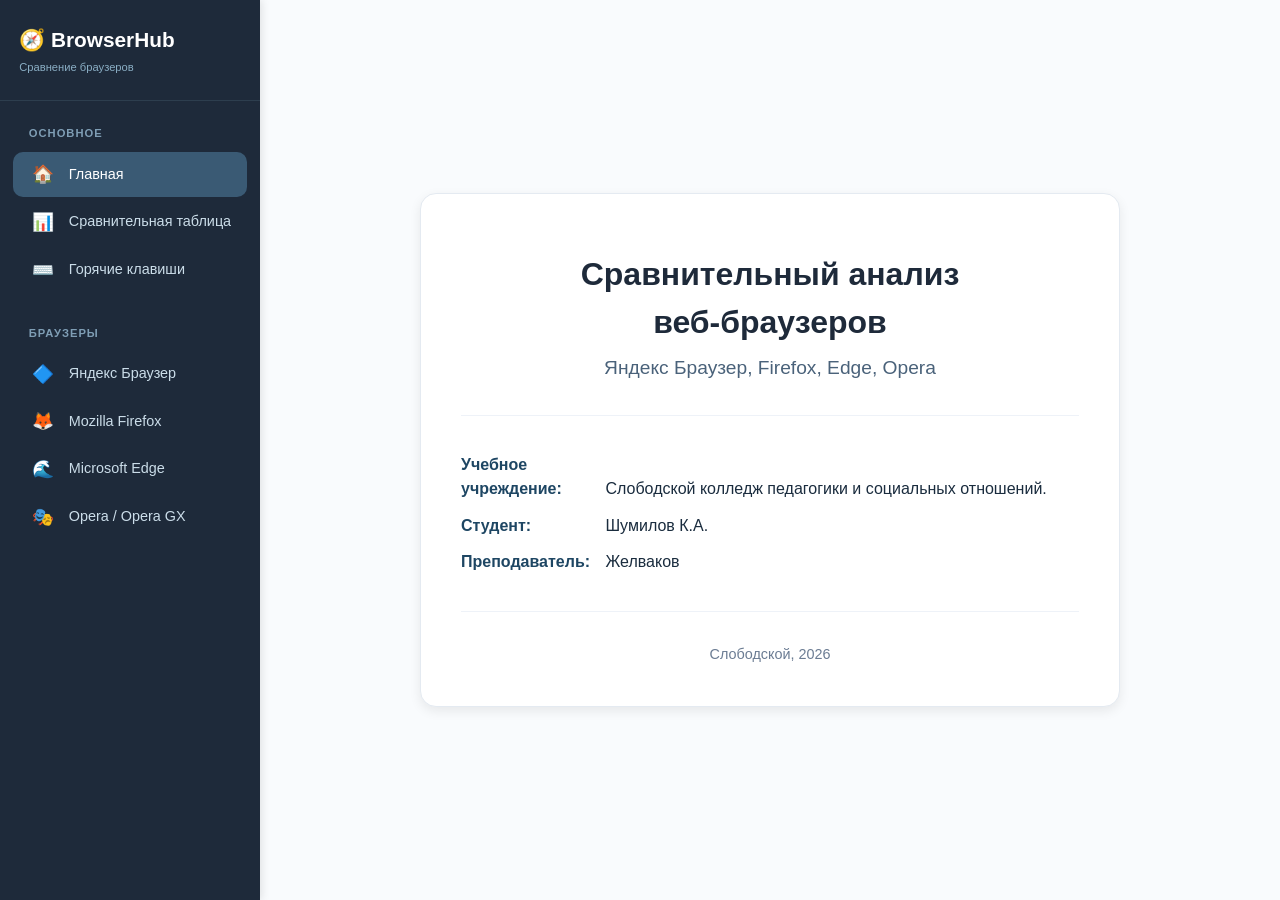
<file: index.html>
<!DOCTYPE html>
<html lang="ru">
<head>
<link rel="stylesheet" href="12.css" >
    <meta charset="UTF-8">
    <meta name="viewport" content="width=device-width, initial-scale=1.0">
    <title>Титульный лист — Сравнение браузеров</title>
    <style>
        /* Основной контент */
        .main-content {
            margin-left: 260px;
            min-height: 100vh;
            display: flex;
            align-items: center;
            justify-content: center;
            padding: 2rem;
        }

        /* Титульная карточка */
        .title-card {
            max-width: 700px;
            width: 100%;
            background: white;
            border-radius: 1rem;
            box-shadow: 0 4px 12px rgba(0, 0, 0, 0.08);
            padding: 2.5rem;
            text-align: center;
            border: 1px solid #e4eaf1;
        }

        .title-card h1 {
            font-size: 2rem;
            font-weight: 700;
            margin: 1rem 0 0.5rem;
            color: #1e2a3a;
        }

        .title-card h2 {
            font-size: 1.2rem;
            font-weight: 500;
            color: #4a627a;
            margin-bottom: 2rem;
        }

        .info-block {
            margin: 2rem 0;
            text-align: left;
            border-top: 1px solid #eef2f8;
            border-bottom: 1px solid #eef2f8;
            padding: 1.5rem 0;
        }

        .info-row {
            margin: 0.8rem 0;
            font-size: 1rem;
        }

        .info-row strong {
            display: inline-block;
            width: 140px;
            font-weight: 600;
            color: #1e4663;
        }

        .date {
            margin-top: 2rem;
            color: #6b7c93;
            font-size: 0.9rem;
        }

        hr {
            margin: 1rem 0;
            border: none;
            height: 1px;
            background: #eef2f8;
        }
    </style>
</head>
<body>

<!-- БОКОВАЯ ПАНЕЛЬ -->
<div class="sidebar" id="sidebar">
    <div class="sidebar-header">
        <h3>🧭 BrowserHub</h3>
        <p>Сравнение браузеров</p>
    </div>
    <div class="sidebar-nav">
        <div class="nav-group">
            <div class="nav-group-title">Основное</div>
            <div class="nav-item active">
                <a href="index.html">
                    <span class="nav-icon">🏠</span>
                    <span>Главная</span>
                </a>
            </div>
            <div class="nav-item">
                <a href="comparison.html">
                    <span class="nav-icon">📊</span>
                    <span>Сравнительная таблица</span>
                </a>
            </div>
            <div class="nav-item">
                <a href="hotkeys.html">
                    <span class="nav-icon">⌨️</span>
                    <span>Горячие клавиши</span>
                </a>
            </div>
        </div>
        <div class="nav-group">
            <div class="nav-group-title">Браузеры</div>
            <div class="nav-item">
                <a href="yandex.html">
                    <span class="nav-icon">🔷</span>
                    <span>Яндекс Браузер</span>
                </a>
            </div>
            <div class="nav-item">
                <a href="firefox.html">
                    <span class="nav-icon">🦊</span>
                    <span>Mozilla Firefox</span>
                </a>
            </div>
            <div class="nav-item">
                <a href="edge.html">
                    <span class="nav-icon">🌊</span>
                    <span>Microsoft Edge</span>
                </a>
            </div>
            <div class="nav-item">
                <a href="opera.html">
                    <span class="nav-icon">🎭</span>
                    <span>Opera / Opera GX</span>
                </a>
            </div>
        </div>
    </div>
</div>

<div class="mobile-menu-btn" onclick="document.getElementById('sidebar').classList.toggle('open')">
    ☰ Меню
</div>

<div class="main-content">
    <div class="title-card">
        
        <h1>Сравнительный анализ<br>веб-браузеров</h1>
        <h2>Яндекс Браузер, Firefox, Edge, Opera</h2>
        
        <div class="info-block">
            <div class="info-row">
                <strong>Учебное учреждение:</strong> 
                <!-- Название учереждения -->
            Слободской колледж педагогики и социальных отношений.
            </div>
            <div class="info-row">
                <strong>Студент:</strong> 
                <!-- Моя фамилия -->
                Шумилов К.A.
            </div>
            <div class="info-row">
                <strong>Преподаватель:</strong> 
                <!--  Фамилия препода -->
                Желваков
            </div>
        </div>
        
        <div class="date">
            <!-- Город -->
            Слободской, 2026
        </div>
        
    </div>
</div>
<script src="script.js"></script>
</body>
</html>
</file>
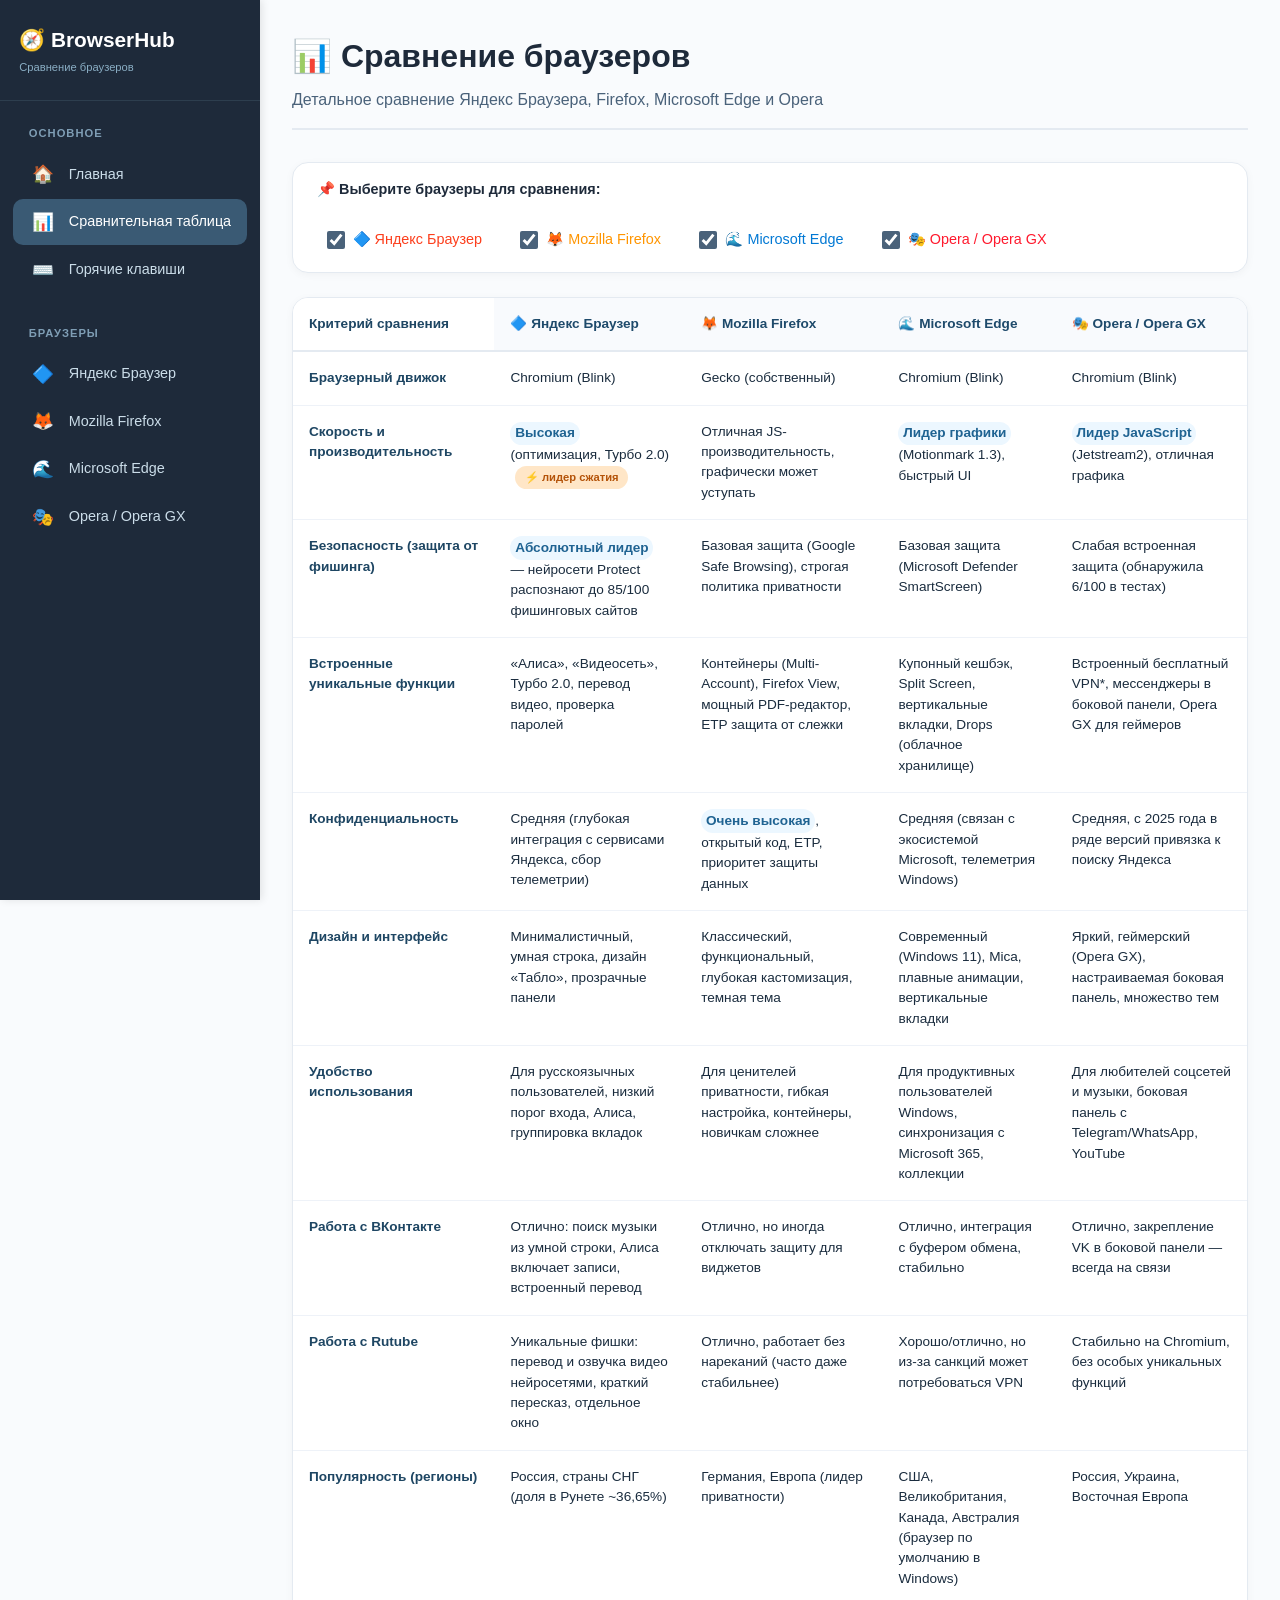
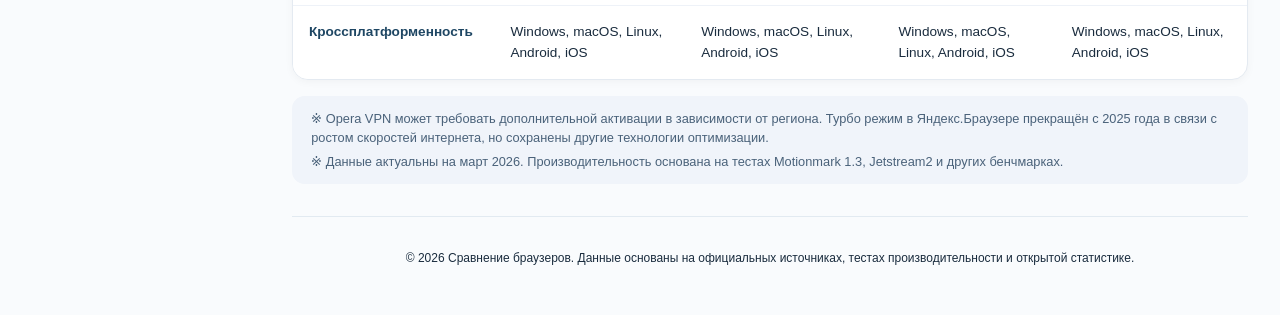
<file: comparison.html>
<!DOCTYPE html>
<html lang="ru">
<head>
<link rel="stylesheet" href="12.css" >
    <meta charset="UTF-8">
    <meta name="viewport" content="width=device-width, initial-scale=1.0">
    <title>Сравнение браузеров — Яндекс, Firefox, Edge, Opera</title>
    <style>

        /* ========= ПАНЕЛЬ ВЫБОРА БРАУЗЕРОВ ========= */
        .selector-panel {
            background: white;
            border-radius: 1rem;
            padding: 1rem 1.5rem;
            margin-bottom: 1.5rem;
            border: 1px solid #e4eaf1;
            display: flex;
            flex-wrap: wrap;
            align-items: center;
            gap: 1.5rem;
            box-shadow: 0 2px 8px rgba(0, 0, 0, 0.04);
        }

        .selector-title {
            font-weight: 600;
            color: #1e2a3a;
            font-size: 0.9rem;
        }

        .checkbox-group {
            display: flex;
            flex-wrap: wrap;
            gap: 1.2rem;
        }

        .checkbox-item {
            display: flex;
            align-items: center;
            gap: 0.5rem;
            cursor: pointer;
            padding: 0.3rem 0.6rem;
            border-radius: 30px;
            transition: background 0.2s;
        }

        .checkbox-item:hover {
            background: #f0f4fa;
        }

        .checkbox-item input {
            width: 18px;
            height: 18px;
            cursor: pointer;
            accent-color: #4a627a;
        }

        .checkbox-item label {
            cursor: pointer;
            font-weight: 500;
            font-size: 0.9rem;
        }

        .checkbox-item.yandex label { color: #fc3f1d; }
        .checkbox-item.firefox label { color: #ff9500; }
        .checkbox-item.edge label { color: #0078d4; }
        .checkbox-item.opera label { color: #ff1a2e; }

        /* ========= ТАБЛИЦА ========= */
        .table-wrapper {
            overflow-x: auto;
            border-radius: 1rem;
            border: 1px solid #e4eaf1;
            background: white;
            box-shadow: 0 2px 8px rgba(0, 0, 0, 0.04);
        }

        .comparison-table {
            width: 100%;
            border-collapse: collapse;
            font-size: 0.85rem;
            min-width: 700px;
        }

        .comparison-table th,
        .comparison-table td {
            padding: 1rem;
            text-align: left;
            border-bottom: 1px solid #eef2f8;
            vertical-align: top;
        }

        .comparison-table th {
            background: #f8fafd;
            font-weight: 700;
            color: #1e4a6b;
            border-bottom: 2px solid #e4eaf1;
        }

        .comparison-table tr:last-child td {
            border-bottom: none;
        }

        /* Стили для скрытых колонок */
        .comparison-table th.hidden-col,
        .comparison-table td.hidden-col {
            display: none;
        }

        /* Первая колонка всегда видима */
        .comparison-table th:first-child,
        .comparison-table td:first-child {
            background: #fefefe;
            font-weight: 600;
            color: #1e4663;
            position: sticky;
            left: 0;
            background: white;
            box-shadow: 2px 0 5px -2px rgba(0,0,0,0.05);
        }

        .highlight {
            font-weight: 700;
            color: #1f6392;
            background: #ecf7ff;
            border-radius: 12px;
            padding: 0.1rem 0.3rem;
            display: inline-block;
        }

        .badge-leader {
            background: #ffe6c7;
            color: #b45309;
            font-size: 0.7rem;
            font-weight: 600;
            padding: 0.2rem 0.6rem;
            border-radius: 20px;
            display: inline-block;
            margin-left: 0.3rem;
        }

        .feature-list {
            margin: 0;
            padding-left: 1.2rem;
        }

        .feature-list li {
            margin-bottom: 0.2rem;
        }
    </style>
</head>
<body>

<!-- ========= БОКОВАЯ ПАНЕЛЬ ========= -->
<div class="sidebar" id="sidebar">
    <div class="sidebar-header">
        <h3>🧭 BrowserHub</h3>
        <p>Сравнение браузеров</p>
    </div>
    <div class="sidebar-nav">
        
        <div class="nav-group">
            <div class="nav-group-title">Основное</div>
			<div class="nav-item active">
                <a href="index.html">
                    <span class="nav-icon">🏠</span>
                    <span>Главная</span>
                </a>
            </div>
            <div class="nav-item active">
                <a href="comparison.html">
                    <span class="nav-icon">📊</span>
                    <span>Сравнительная таблица</span>
                </a>
            </div>
            <div class="nav-item">
                <a href="hotkeys.html">
                    <span class="nav-icon">⌨️</span>
                    <span>Горячие клавиши</span>
                </a>
            </div>
        </div>

        <div class="nav-group">
            <div class="nav-group-title">Браузеры</div>
            <div class="nav-item">
                <a href="yandex.html">
                    <span class="nav-icon">🔷</span>
                    <span>Яндекс Браузер</span>
                </a>
            </div>
            <div class="nav-item">
                <a href="firefox.html">
                    <span class="nav-icon">🦊</span>
                    <span>Mozilla Firefox</span>
                </a>
            </div>
            <div class="nav-item">
                <a href="edge.html">
                    <span class="nav-icon">🌊</span>
                    <span>Microsoft Edge</span>
                </a>
            </div>
            <div class="nav-item">
                <a href="opera.html">
                    <span class="nav-icon">🎭</span>
                    <span>Opera / Opera GX</span>
                </a>
            </div>
        </div>
    </div>
</div>

<!-- Кнопка для мобильных устройств -->
<div class="mobile-menu-btn" onclick="document.getElementById('sidebar').classList.toggle('open')">
    ☰ Меню
</div>

<!-- ОСНОВНОЙ КОНТЕНТ -->
<div class="main-content">
    <div class="page-header">
        <h1>📊 Сравнение браузеров</h1>
        <div class="subtitle">Детальное сравнение Яндекс Браузера, Firefox, Microsoft Edge и Opera</div>
    </div>

    <!-- Панель выбора браузеров -->
    <div class="selector-panel">
        <div class="selector-title">📌 Выберите браузеры для сравнения:</div>
        <div class="checkbox-group">
            <div class="checkbox-item yandex">
                <input type="checkbox" id="chk-yandex" value="yandex" checked>
                <label for="chk-yandex">🔷 Яндекс Браузер</label>
            </div>
            <div class="checkbox-item firefox">
                <input type="checkbox" id="chk-firefox" value="firefox" checked>
                <label for="chk-firefox">🦊 Mozilla Firefox</label>
            </div>
            <div class="checkbox-item edge">
                <input type="checkbox" id="chk-edge" value="edge" checked>
                <label for="chk-edge">🌊 Microsoft Edge</label>
            </div>
            <div class="checkbox-item opera">
                <input type="checkbox" id="chk-opera" value="opera" checked>
                <label for="chk-opera">🎭 Opera / Opera GX</label>
            </div>
        </div>
    </div>

    <!-- Таблица сравнения -->
    <div class="table-wrapper">
        <table class="comparison-table" id="comparison-table">
            <thead>
                <tr id="table-header">
                    <th>Критерий сравнения</th>
                    <th data-browser="yandex">🔷 Яндекс Браузер</th>
                    <th data-browser="firefox">🦊 Mozilla Firefox</th>
                    <th data-browser="edge">🌊 Microsoft Edge</th>
                    <th data-browser="opera">🎭 Opera / Opera GX</th>
                </tr>
            </thead>
            <tbody id="table-body">
                <!-- Движок -->
                <tr>
                    <td><strong>Браузерный движок</strong></td>
                    <td data-browser="yandex">Chromium (Blink)</td>
                    <td data-browser="firefox">Gecko (собственный)</td>
                    <td data-browser="edge">Chromium (Blink)</td>
                    <td data-browser="opera">Chromium (Blink)</td>
                </tr>
                <!-- Скорость и производительность -->
                <tr>
                    <td><strong>Скорость и производительность</strong></td>
                    <td data-browser="yandex"><span class="highlight">Высокая</span> (оптимизация, Турбо 2.0)<span class="badge-leader">⚡ лидер сжатия</span></td>
                    <td data-browser="firefox">Отличная JS-производительность, графически может уступать</td>
                    <td data-browser="edge"><span class="highlight">Лидер графики</span> (Motionmark 1.3), быстрый UI</td>
                    <td data-browser="opera"><span class="highlight">Лидер JavaScript</span> (Jetstream2), отличная графика</td>
                </tr>
                <!-- Безопасность -->
                <tr>
                    <td><strong>Безопасность (защита от фишинга)</strong></td>
                    <td data-browser="yandex"><span class="highlight">Абсолютный лидер</span> — нейросети Protect распознают до 85/100 фишинговых сайтов</td>
                    <td data-browser="firefox">Базовая защита (Google Safe Browsing), строгая политика приватности</td>
                    <td data-browser="edge">Базовая защита (Microsoft Defender SmartScreen)</td>
                    <td data-browser="opera">Слабая встроенная защита (обнаружила 6/100 в тестах)</td>
                </tr>
                <!-- Уникальные функции -->
                <tr>
                    <td><strong>Встроенные уникальные функции</strong></td>
                    <td data-browser="yandex">«Алиса», «Видеосеть», Турбо 2.0, перевод видео, проверка паролей</td>
                    <td data-browser="firefox">Контейнеры (Multi-Account), Firefox View, мощный PDF-редактор, ETP защита от слежки</td>
                    <td data-browser="edge">Купонный кешбэк, Split Screen, вертикальные вкладки, Drops (облачное хранилище)</td>
                    <td data-browser="opera">Встроенный бесплатный VPN*, мессенджеры в боковой панели, Opera GX для геймеров</td>
                </tr>
                <!-- Конфиденциальность -->
                <tr>
                    <td><strong>Конфиденциальность</strong></td>
                    <td data-browser="yandex">Средняя (глубокая интеграция с сервисами Яндекса, сбор телеметрии)</td>
                    <td data-browser="firefox"><span class="highlight">Очень высокая</span>, открытый код, ETP, приоритет защиты данных</td>
                    <td data-browser="edge">Средняя (связан с экосистемой Microsoft, телеметрия Windows)</td>
                    <td data-browser="opera">Средняя, с 2025 года в ряде версий привязка к поиску Яндекса</td>
                </tr>
                <!-- Дизайн -->
                <tr>
                    <td><strong>Дизайн и интерфейс</strong></td>
                    <td data-browser="yandex">Минималистичный, умная строка, дизайн «Табло», прозрачные панели</td>
                    <td data-browser="firefox">Классический, функциональный, глубокая кастомизация, темная тема</td>
                    <td data-browser="edge">Современный (Windows 11), Mica, плавные анимации, вертикальные вкладки</td>
                    <td data-browser="opera">Яркий, геймерский (Opera GX), настраиваемая боковая панель, множество тем</td>
                </tr>
                <!-- Удобство -->
                <tr>
                    <td><strong>Удобство использования</strong></td>
                    <td data-browser="yandex">Для русскоязычных пользователей, низкий порог входа, Алиса, группировка вкладок</td>
                    <td data-browser="firefox">Для ценителей приватности, гибкая настройка, контейнеры, новичкам сложнее</td>
                    <td data-browser="edge">Для продуктивных пользователей Windows, синхронизация с Microsoft 365, коллекции</td>
                    <td data-browser="opera">Для любителей соцсетей и музыки, боковая панель с Telegram/WhatsApp, YouTube</td>
                </tr>
                <!-- ВКонтакте -->
                <tr>
                    <td><strong>Работа с ВКонтакте</strong></td>
                    <td data-browser="yandex">Отлично: поиск музыки из умной строки, Алиса включает записи, встроенный перевод</td>
                    <td data-browser="firefox">Отлично, но иногда отключать защиту для виджетов</td>
                    <td data-browser="edge">Отлично, интеграция с буфером обмена, стабильно</td>
                    <td data-browser="opera">Отлично, закрепление VK в боковой панели — всегда на связи</td>
                </tr>
                <!-- Rutube -->
                <tr>
                    <td><strong>Работа с Rutube</strong></td>
                    <td data-browser="yandex">Уникальные фишки: перевод и озвучка видео нейросетями, краткий пересказ, отдельное окно</td>
                    <td data-browser="firefox">Отлично, работает без нареканий (часто даже стабильнее)</td>
                    <td data-browser="edge">Хорошо/отлично, но из-за санкций может потребоваться VPN</td>
                    <td data-browser="opera">Стабильно на Chromium, без особых уникальных функций</td>
                </tr>
                <!-- Популярность -->
                <tr>
                    <td><strong>Популярность (регионы)</strong></td>
                    <td data-browser="yandex">Россия, страны СНГ (доля в Рунете ~36,65%)</td>
                    <td data-browser="firefox">Германия, Европа (лидер приватности)</td>
                    <td data-browser="edge">США, Великобритания, Канада, Австралия (браузер по умолчанию в Windows)</td>
                    <td data-browser="opera">Россия, Украина, Восточная Европа</td>
                </tr>
                <!-- Кроссплатформенность -->
                <tr>
                    <td><strong>Кроссплатформенность</strong></td>
                    <td data-browser="yandex">Windows, macOS, Linux, Android, iOS</td>
                    <td data-browser="firefox">Windows, macOS, Linux, Android, iOS</td>
                    <td data-browser="edge">Windows, macOS, Linux, Android, iOS</td>
                    <td data-browser="opera">Windows, macOS, Linux, Android, iOS</td>
                </tr>
            </tbody>
        </table>
    </div>

    <!-- Примечание -->
    <div style="background: #f0f4fa; border-radius: 0.8rem; padding: 0.8rem 1.2rem; margin-top: 1rem; font-size: 0.8rem; color: #4a627a;">
        <p>※ Opera VPN может требовать дополнительной активации в зависимости от региона. Турбо режим в Яндекс.Браузере прекращён с 2025 года в связи с ростом скоростей интернета, но сохранены другие технологии оптимизации.</p>
        <p style="margin-top: 0.3rem;">※ Данные актуальны на март 2026. Производительность основана на тестах Motionmark 1.3, Jetstream2 и других бенчмарках.</p>
    </div>

    <div class="footer">
        © 2026 Сравнение браузеров. Данные основаны на официальных источниках, тестах производительности и открытой статистике.
    </div>
</div>

<script>
    // Функция для обновления видимости колонок в зависимости от выбранных галочек
    function updateTableVisibility() {
        // Получаем состояние галочек
        const showYandex = document.getElementById('chk-yandex').checked;
        const showFirefox = document.getElementById('chk-firefox').checked;
        const showEdge = document.getElementById('chk-edge').checked;
        const showOpera = document.getElementById('chk-opera').checked;

        // Получаем все заголовки и ячейки таблицы
        const headers = document.querySelectorAll('#table-header th');
        const rows = document.querySelectorAll('#table-body tr');

        // Определяем порядок колонок: индекс 0 - критерий, 1 - Яндекс, 2 - Firefox, 3 - Edge, 4 - Opera
        const browserIndex = {
            yandex: 1,
            firefox: 2,
            edge: 3,
            opera: 4
        };

        // Скрываем/показываем заголовки
        if (headers[1]) {
            headers[1].style.display = showYandex ? '' : 'none';
        }
        if (headers[2]) {
            headers[2].style.display = showFirefox ? '' : 'none';
        }
        if (headers[3]) {
            headers[3].style.display = showEdge ? '' : 'none';
        }
        if (headers[4]) {
            headers[4].style.display = showOpera ? '' : 'none';
        }

        // Скрываем/показываем ячейки в каждой строке
        rows.forEach(row => {
            const cells = row.querySelectorAll('td');
            if (cells[1]) cells[1].style.display = showYandex ? '' : 'none';
            if (cells[2]) cells[2].style.display = showFirefox ? '' : 'none';
            if (cells[3]) cells[3].style.display = showEdge ? '' : 'none';
            if (cells[4]) cells[4].style.display = showOpera ? '' : 'none';
        });
    }

    // Добавляем обработчики событий на все галочки
    document.getElementById('chk-yandex').addEventListener('change', updateTableVisibility);
    document.getElementById('chk-firefox').addEventListener('change', updateTableVisibility);
    document.getElementById('chk-edge').addEventListener('change', updateTableVisibility);
    document.getElementById('chk-opera').addEventListener('change', updateTableVisibility);

    // Вызываем функцию при загрузке страницы
    updateTableVisibility();
</script>
<script src="script.js"></script>
</body>
</html>
</file>
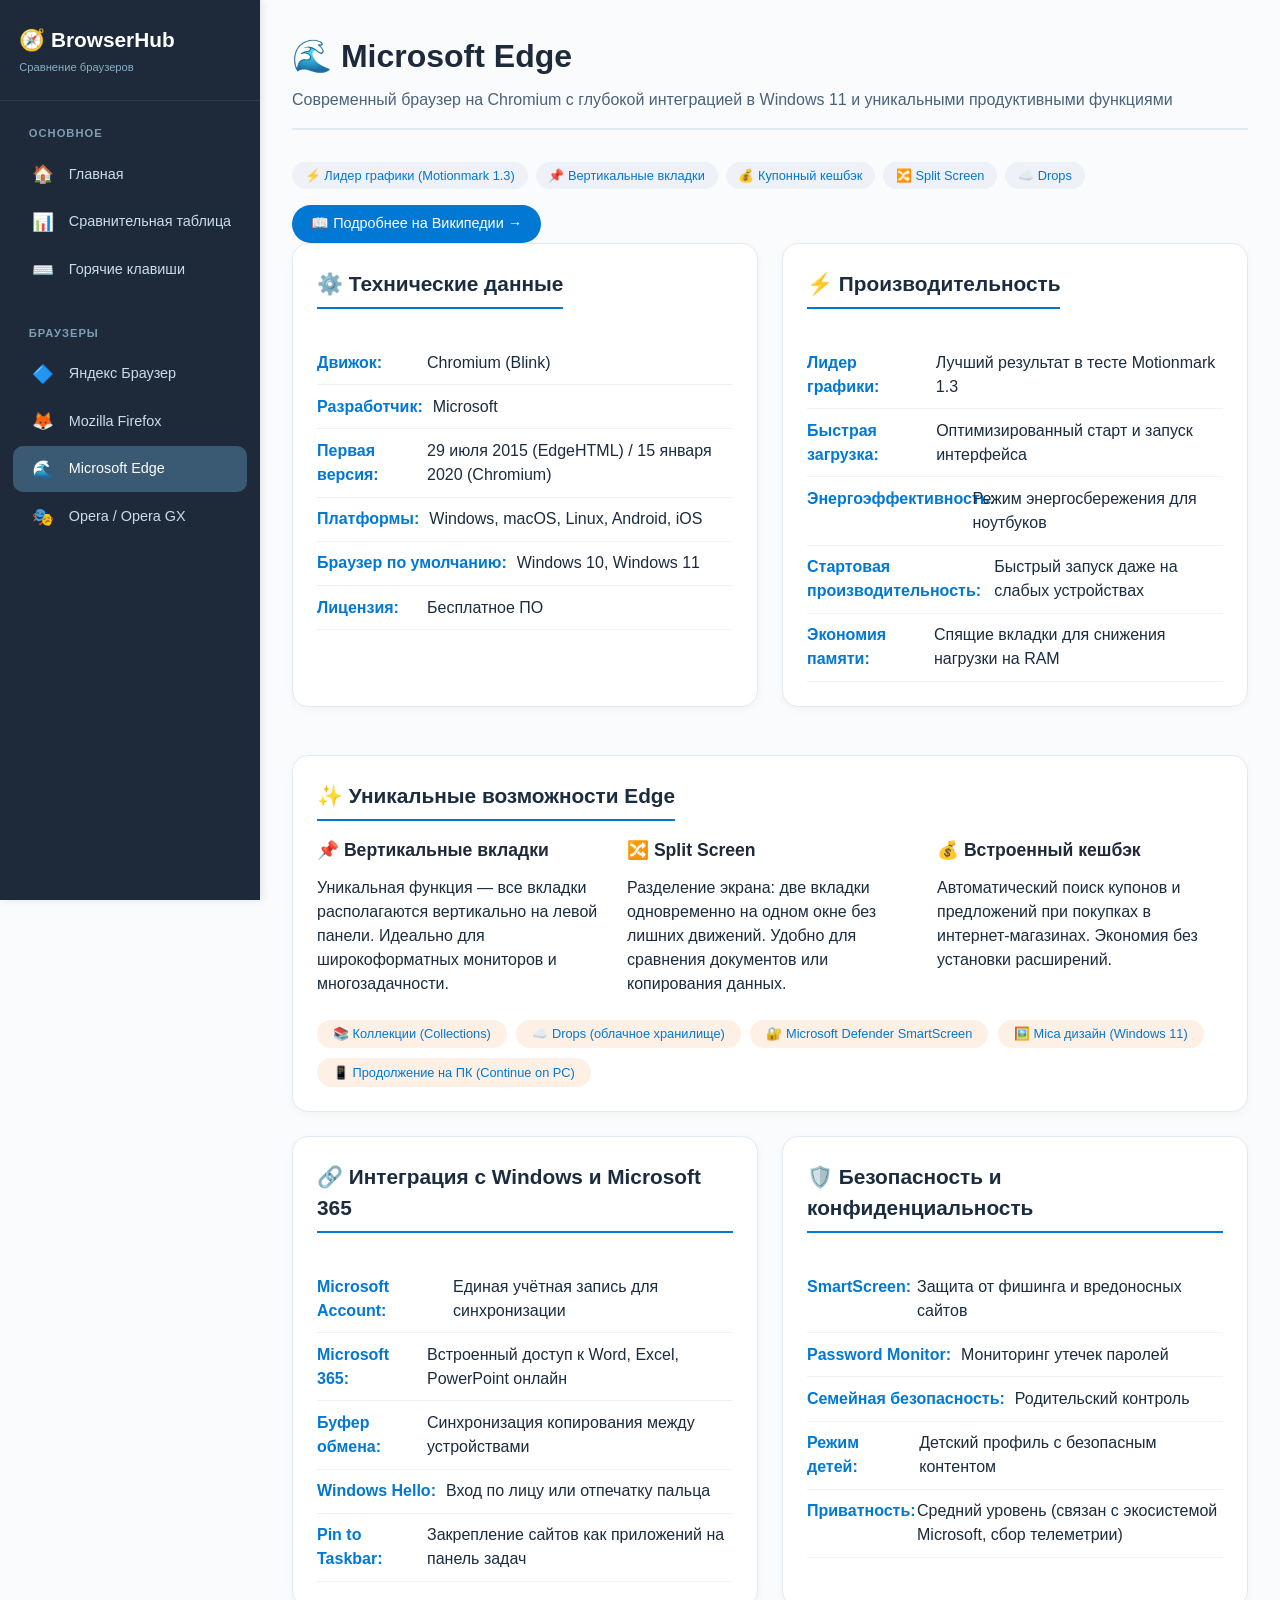
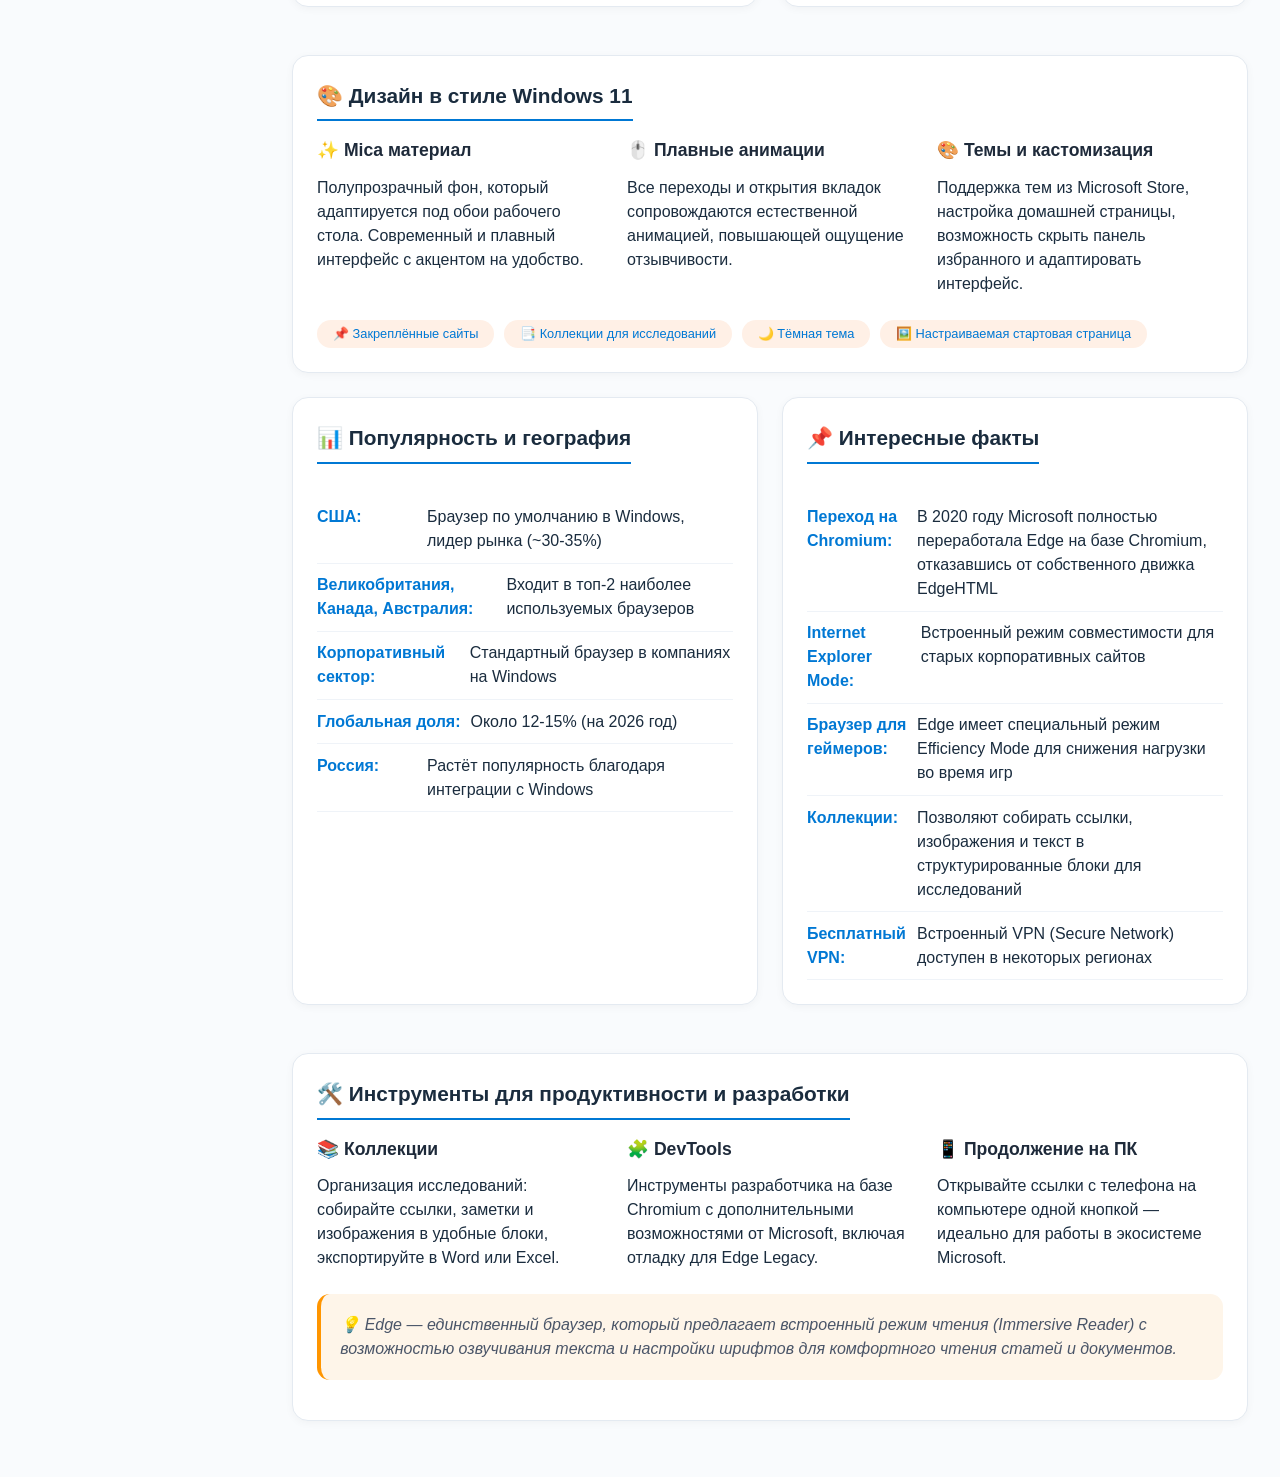
<file: edge.html>
<!DOCTYPE html>
<html lang="ru">
<head>
<link rel="stylesheet" href="12.css" >
    <meta charset="UTF-8">
    <meta name="viewport" content="width=device-width, initial-scale=1.0">
    <title>Microsoft Edge — быстрый браузер для Windows 11</title>
    <style>
			:root{
	--color:#0078d4;
    </style>
</head>
<body>

<!-- ========= БОКОВАЯ ПАНЕЛЬ ========= -->
<div class="sidebar" id="sidebar">
    <div class="sidebar-header">
        <h3>🧭 BrowserHub</h3>
        <p>Сравнение браузеров</p>
    </div>
    <div class="sidebar-nav">
        
        <div class="nav-group">
            <div class="nav-group-title">Основное</div>
			<div class="nav-item active">
                <a href="index.html">
                    <span class="nav-icon">🏠</span>
                    <span>Главная</span>
                </a>
            </div>
            <div class="nav-item">
                <a href="comparison.html">
                    <span class="nav-icon">📊</span>
                    <span>Сравнительная таблица</span>
                </a>
            </div>
            <div class="nav-item">
                <a href="hotkeys.html">
                    <span class="nav-icon">⌨️</span>
                    <span>Горячие клавиши</span>
                </a>
            </div>
        </div>

        <div class="nav-group">
            <div class="nav-group-title">Браузеры</div>
            <div class="nav-item">
                <a href="yandex.html">
                    <span class="nav-icon">🔷</span>
                    <span>Яндекс Браузер</span>
                </a>
            </div>
            <div class="nav-item">
                <a href="firefox.html">
                    <span class="nav-icon">🦊</span>
                    <span>Mozilla Firefox</span>
                </a>
            </div>
            <div class="nav-item active">
                <a href="edge.html">
                    <span class="nav-icon">🌊</span>
                    <span>Microsoft Edge</span>
                </a>
            </div>
            <div class="nav-item">
                <a href="opera.html">
                    <span class="nav-icon">🎭</span>
                    <span>Opera / Opera GX</span>
                </a>
            </div>
        </div>
    </div>
</div>

<!-- Кнопка для мобильных устройств -->
<div class="mobile-menu-btn" onclick="document.getElementById('sidebar').classList.toggle('open')">
    ☰ Меню
</div>

<!-- ОСНОВНОЙ КОНТЕНТ -->
<div class="main-content">
    <div class="page-header">
        <h1>🌊 Microsoft Edge</h1>
        <div class="subtitle">Современный браузер на Chromium с глубокой интеграцией в Windows 11 и уникальными продуктивными функциями</div>
    </div>

    <div class="badge-row">
        <span class="badge">⚡ Лидер графики (Motionmark 1.3)</span>
        <span class="badge">📌 Вертикальные вкладки</span>
        <span class="badge">💰 Купонный кешбэк</span>
        <span class="badge">🔀 Split Screen</span>
        <span class="badge">☁️ Drops</span>
    </div>

    <a href="https://ru.wikipedia.org/wiki/Microsoft_Edge" target="_blank" class="wiki-link">📖 Подробнее на Википедии →</a>

    <!-- Основные характеристики -->
    <div class="grid-2">
        <div class="card">
            <h2>⚙️ Технические данные</h2>
            <ul class="feature-list">
                <li><strong>Движок:</strong> Chromium (Blink)</li>
                <li><strong>Разработчик:</strong> Microsoft</li>
                <li><strong>Первая версия:</strong> 29 июля 2015 (EdgeHTML) / 15 января 2020 (Chromium)</li>
                <li><strong>Платформы:</strong> Windows, macOS, Linux, Android, iOS</li>
                <li><strong>Браузер по умолчанию:</strong> Windows 10, Windows 11</li>
                <li><strong>Лицензия:</strong> Бесплатное ПО</li>
            </ul>
        </div>

        <div class="card">
            <h2>⚡ Производительность</h2>
            <ul class="feature-list">
                <li><strong>Лидер графики:</strong> Лучший результат в тесте Motionmark 1.3</li>
                <li><strong>Быстрая загрузка:</strong> Оптимизированный старт и запуск интерфейса</li>
                <li><strong>Энергоэффективность:</strong> Режим энергосбережения для ноутбуков</li>
                <li><strong>Стартовая производительность:</strong> Быстрый запуск даже на слабых устройствах</li>
                <li><strong>Экономия памяти:</strong> Спящие вкладки для снижения нагрузки на RAM</li>
            </ul>
        </div>
    </div>

    <!-- Уникальные функции -->
    <div class="card">
        <h2>✨ Уникальные возможности Edge</h2>
        <div class="grid-3">
            <div>
                <h3>📌 Вертикальные вкладки</h3>
                <p>Уникальная функция — все вкладки располагаются вертикально на левой панели. Идеально для широкоформатных мониторов и многозадачности.</p>
            </div>
            <div>
                <h3>🔀 Split Screen</h3>
                <p>Разделение экрана: две вкладки одновременно на одном окне без лишних движений. Удобно для сравнения документов или копирования данных.</p>
            </div>
            <div>
                <h3>💰 Встроенный кешбэк</h3>
                <p>Автоматический поиск купонов и предложений при покупках в интернет-магазинах. Экономия без установки расширений.</p>
            </div>
        </div>
        <div class="feature-tags">
            <span class="feature-tag">📚 Коллекции (Collections)</span>
            <span class="feature-tag">☁️ Drops (облачное хранилище)</span>
            <span class="feature-tag">🔐 Microsoft Defender SmartScreen</span>
            <span class="feature-tag">🖼️ Mica дизайн (Windows 11)</span>
            <span class="feature-tag">📱 Продолжение на ПК (Continue on PC)</span>
        </div>
    </div>

    <!-- Интеграция с экосистемой Microsoft -->
    <div class="grid-2">
        <div class="card">
            <h2>🔗 Интеграция с Windows и Microsoft 365</h2>
            <ul class="feature-list">
                <li><strong>Microsoft Account:</strong> Единая учётная запись для синхронизации</li>
                <li><strong>Microsoft 365:</strong> Встроенный доступ к Word, Excel, PowerPoint онлайн</li>
                <li><strong>Буфер обмена:</strong> Синхронизация копирования между устройствами</li>
                <li><strong>Windows Hello:</strong> Вход по лицу или отпечатку пальца</li>
                <li><strong>Pin to Taskbar:</strong> Закрепление сайтов как приложений на панель задач</li>
            </ul>
        </div>

        <div class="card">
            <h2>🛡️ Безопасность и конфиденциальность</h2>
            <ul class="feature-list">
                <li><strong>SmartScreen:</strong> Защита от фишинга и вредоносных сайтов</li>
                <li><strong>Password Monitor:</strong> Мониторинг утечек паролей</li>
                <li><strong>Семейная безопасность:</strong> Родительский контроль</li>
                <li><strong>Режим детей:</strong> Детский профиль с безопасным контентом</li>
                <li><strong>Приватность:</strong> Средний уровень (связан с экосистемой Microsoft, сбор телеметрии)</li>
            </ul>
        </div>
    </div>

    <!-- Дизайн и интерфейс -->
    <div class="card">
        <h2>🎨 Дизайн в стиле Windows 11</h2>
        <div class="grid-3">
            <div>
                <h3>✨ Mica материал</h3>
                <p>Полупрозрачный фон, который адаптируется под обои рабочего стола. Современный и плавный интерфейс с акцентом на удобство.</p>
            </div>
            <div>
                <h3>🖱️ Плавные анимации</h3>
                <p>Все переходы и открытия вкладок сопровождаются естественной анимацией, повышающей ощущение отзывчивости.</p>
            </div>
            <div>
                <h3>🎨 Темы и кастомизация</h3>
                <p>Поддержка тем из Microsoft Store, настройка домашней страницы, возможность скрыть панель избранного и адаптировать интерфейс.</p>
            </div>
        </div>
        <div class="feature-tags">
            <span class="feature-tag">📌 Закреплённые сайты</span>
            <span class="feature-tag">📑 Коллекции для исследований</span>
            <span class="feature-tag">🌙 Тёмная тема</span>
            <span class="feature-tag">🖼️ Настраиваемая стартовая страница</span>
        </div>
    </div>

    <!-- Популярность и факты -->
    <div class="grid-2">
        <div class="card">
            <h2>📊 Популярность и география</h2>
            <ul class="feature-list">
                <li><strong>США:</strong> Браузер по умолчанию в Windows, лидер рынка (~30-35%)</li>
                <li><strong>Великобритания, Канада, Австралия:</strong> Входит в топ-2 наиболее используемых браузеров</li>
                <li><strong>Корпоративный сектор:</strong> Стандартный браузер в компаниях на Windows</li>
                <li><strong>Глобальная доля:</strong> Около 12-15% (на 2026 год)</li>
                <li><strong>Россия:</strong> Растёт популярность благодаря интеграции с Windows</li>
            </ul>
        </div>

        <div class="card">
            <h2>📌 Интересные факты</h2>
            <ul class="feature-list">
                <li><strong>Переход на Chromium:</strong> В 2020 году Microsoft полностью переработала Edge на базе Chromium, отказавшись от собственного движка EdgeHTML</li>
                <li><strong>Internet Explorer Mode:</strong> Встроенный режим совместимости для старых корпоративных сайтов</li>
                <li><strong>Браузер для геймеров:</strong> Edge имеет специальный режим Efficiency Mode для снижения нагрузки во время игр</li>
                <li><strong>Коллекции:</strong> Позволяют собирать ссылки, изображения и текст в структурированные блоки для исследований</li>
                <li><strong>Бесплатный VPN:</strong> Встроенный VPN (Secure Network) доступен в некоторых регионах</li>
            </ul>
        </div>
    </div>

    <!-- Инструменты для разработчиков и продуктивности -->
    <div class="card">
        <h2>🛠️ Инструменты для продуктивности и разработки</h2>
        <div class="grid-3">
            <div>
                <h3>📚 Коллекции</h3>
                <p>Организация исследований: собирайте ссылки, заметки и изображения в удобные блоки, экспортируйте в Word или Excel.</p>
            </div>
            <div>
                <h3>🧩 DevTools</h3>
                <p>Инструменты разработчика на базе Chromium с дополнительными возможностями от Microsoft, включая отладку для Edge Legacy.</p>
            </div>
            <div>
                <h3>📱 Продолжение на ПК</h3>
                <p>Открывайте ссылки с телефона на компьютере одной кнопкой — идеально для работы в экосистеме Microsoft.</p>
            </div>
        </div>
        <div class="quote-block">
            💡 Edge — единственный браузер, который предлагает встроенный режим чтения (Immersive Reader) с возможностью озвучивания текста и настройки шрифтов для комфортного чтения статей и документов.
        </div>
    </div>
</div>

<script src="script.js"></script>

</body>
</html>
</file>
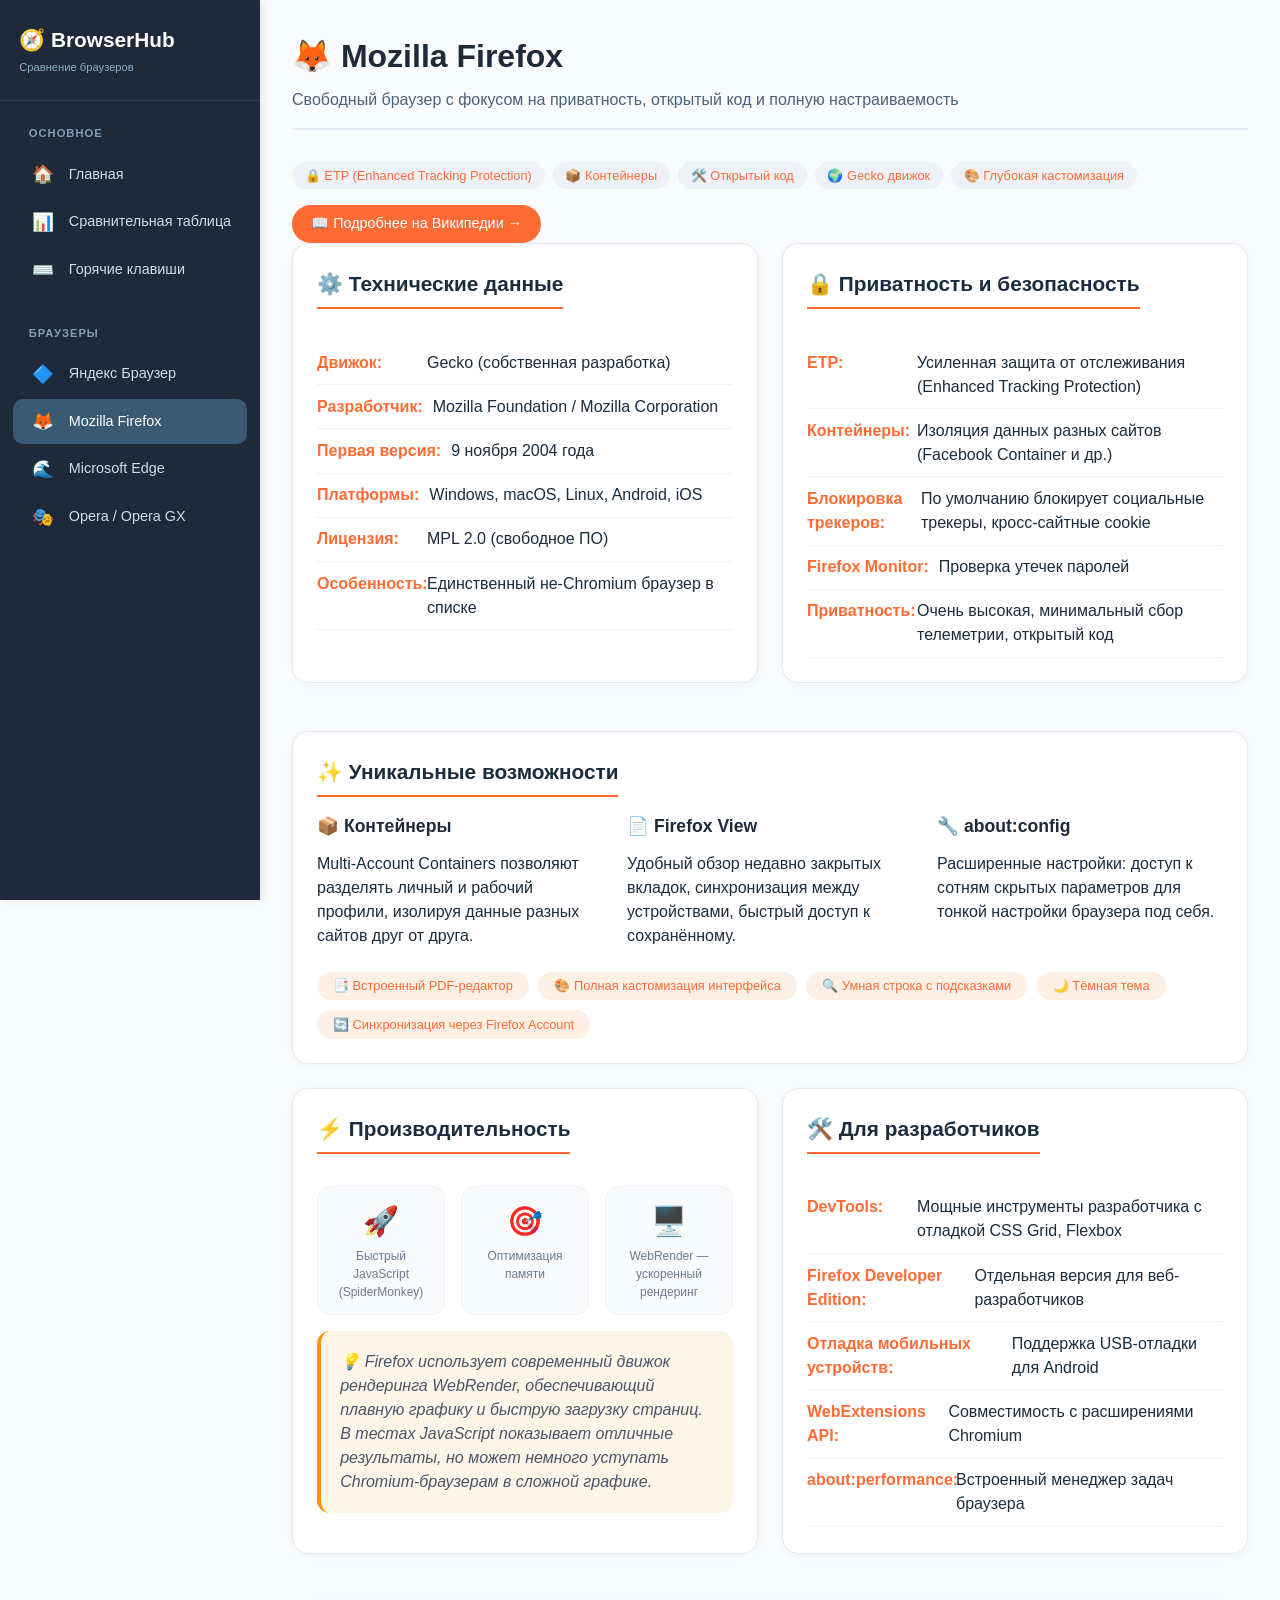
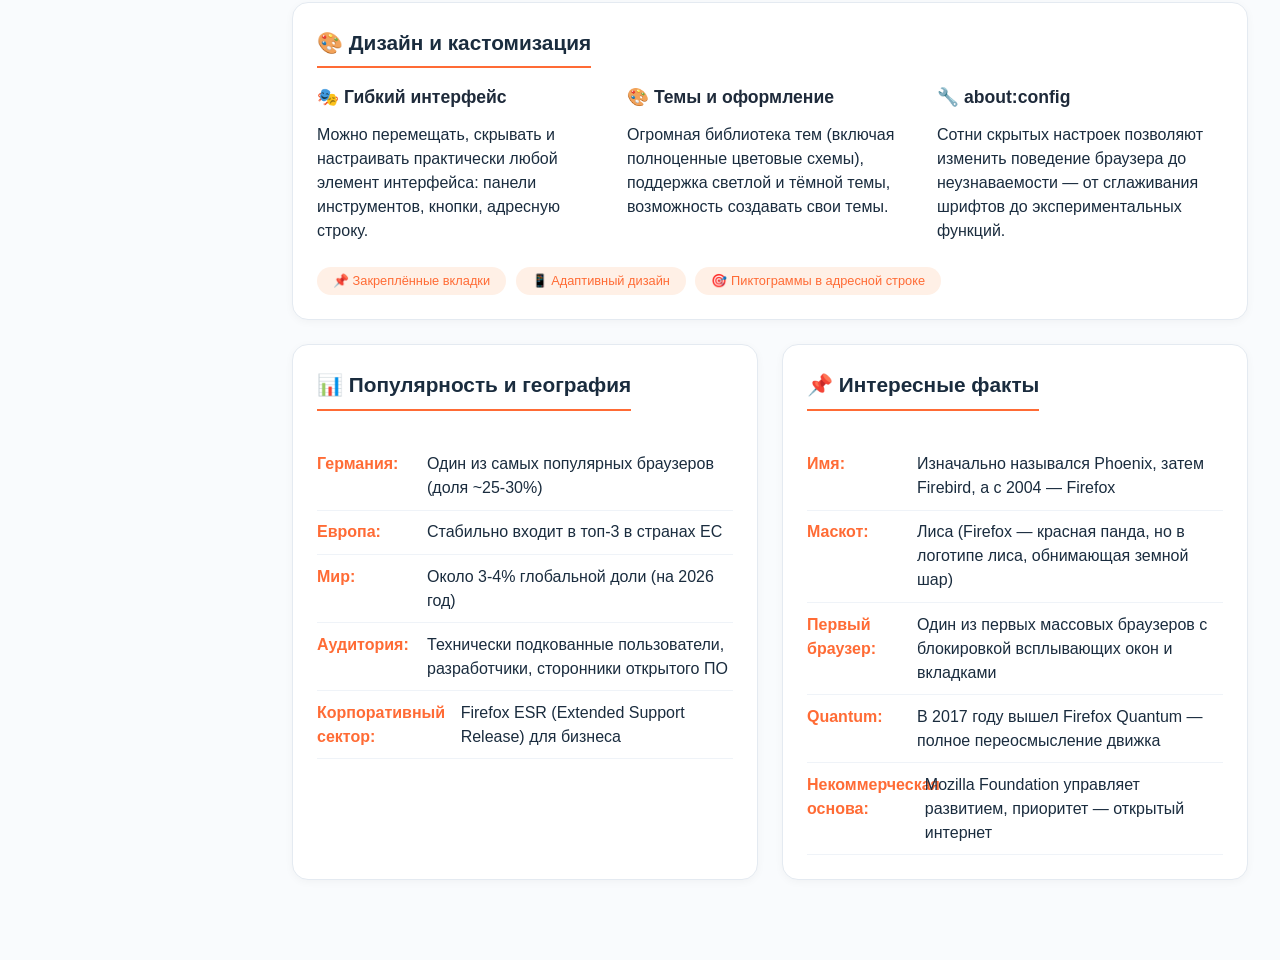
<file: firefox.html>
<!DOCTYPE html>
<head>
<link rel="stylesheet" href="12.css" >
    <meta charset="UTF-8">
    <meta name="viewport" content="width=device-width, initial-scale=1.0">
    <title>Mozilla Firefox — приватный и гибкий браузер</title>
	<style>
		:root{
	--color:#ff6b35;
	</style>
</head>
<body>

<!-- ========= БОКОВАЯ ПАНЕЛЬ ========= -->
<div class="sidebar" id="sidebar">
    <div class="sidebar-header">
        <h3>🧭 BrowserHub</h3>
        <p>Сравнение браузеров</p>
    </div>
    <div class="sidebar-nav">
        
        <div class="nav-group">
            <div class="nav-group-title">Основное</div>
			<div class="nav-item active">
                <a href="index.html">
                    <span class="nav-icon">🏠</span>
                    <span>Главная</span>
                </a>
            </div>
            <div class="nav-item">
                <a href="comparison.html">
                    <span class="nav-icon">📊</span>
                    <span>Сравнительная таблица</span>
                </a>
            </div>
            <div class="nav-item">
                <a href="hotkeys.html">
                    <span class="nav-icon">⌨️</span>
                    <span>Горячие клавиши</span>
                </a>
            </div>
        </div>

        <div class="nav-group">
            <div class="nav-group-title">Браузеры</div>
            <div class="nav-item">
                <a href="yandex.html">
                    <span class="nav-icon">🔷</span>
                    <span>Яндекс Браузер</span>
                </a>
            </div>
            <div class="nav-item active">
                <a href="firefox.html">
                    <span class="nav-icon">🦊</span>
                    <span>Mozilla Firefox</span>
                </a>
            </div>
            <div class="nav-item">
                <a href="edge.html">
                    <span class="nav-icon">🌊</span>
                    <span>Microsoft Edge</span>
                </a>
            </div>
            <div class="nav-item">
                <a href="opera.html">
                    <span class="nav-icon">🎭</span>
                    <span>Opera / Opera GX</span>
                </a>
            </div>
        </div>
    </div>
</div>

<!-- Кнопка для мобильных устройств -->
<div class="mobile-menu-btn" onclick="document.getElementById('sidebar').classList.toggle('open')">
    ☰ Меню
</div>

<!-- ОСНОВНОЙ КОНТЕНТ -->
<div class="main-content">
    <div class="page-header">
        <h1>🦊 Mozilla Firefox</h1>
        <div class="subtitle">Свободный браузер с фокусом на приватность, открытый код и полную настраиваемость</div>
    </div>

    <div class="badge-row">
        <span class="badge">🔒 ETP (Enhanced Tracking Protection)</span>
        <span class="badge">📦 Контейнеры</span>
        <span class="badge">🛠️ Открытый код</span>
        <span class="badge">🌍 Gecko движок</span>
        <span class="badge">🎨 Глубокая кастомизация</span>
    </div>

    <a href="https://ru.wikipedia.org/wiki/Firefox" target="_blank" class="wiki-link">📖 Подробнее на Википедии →</a>

    <!-- Основные характеристики -->
    <div class="grid-2">
        <div class="card">
            <h2>⚙️ Технические данные</h2>
            <ul class="feature-list">
                <li><strong>Движок:</strong> Gecko (собственная разработка)</li>
                <li><strong>Разработчик:</strong> Mozilla Foundation / Mozilla Corporation</li>
                <li><strong>Первая версия:</strong> 9 ноября 2004 года</li>
                <li><strong>Платформы:</strong> Windows, macOS, Linux, Android, iOS</li>
                <li><strong>Лицензия:</strong> MPL 2.0 (свободное ПО)</li>
                <li><strong>Особенность:</strong> Единственный не-Chromium браузер в списке</li>
            </ul>
        </div>

        <div class="card">
            <h2>🔒 Приватность и безопасность</h2>
            <ul class="feature-list">
                <li><strong>ETP:</strong> Усиленная защита от отслеживания (Enhanced Tracking Protection)</li>
                <li><strong>Контейнеры:</strong> Изоляция данных разных сайтов (Facebook Container и др.)</li>
                <li><strong>Блокировка трекеров:</strong> По умолчанию блокирует социальные трекеры, кросс-сайтные cookie</li>
                <li><strong>Firefox Monitor:</strong> Проверка утечек паролей</li>
                <li><strong>Приватность:</strong> Очень высокая, минимальный сбор телеметрии, открытый код</li>
            </ul>
        </div>
    </div>

    <!-- Уникальные функции -->
    <div class="card">
        <h2>✨ Уникальные возможности</h2>
        <div class="grid-3">
            <div>
                <h3>📦 Контейнеры</h3>
                <p>Multi-Account Containers позволяют разделять личный и рабочий профили, изолируя данные разных сайтов друг от друга.</p>
            </div>
            <div>
                <h3>📄 Firefox View</h3>
                <p>Удобный обзор недавно закрытых вкладок, синхронизация между устройствами, быстрый доступ к сохранённому.</p>
            </div>
            <div>
                <h3>🔧 about:config</h3>
                <p>Расширенные настройки: доступ к сотням скрытых параметров для тонкой настройки браузера под себя.</p>
            </div>
        </div>
        <div class="feature-tags">
            <span class="feature-tag">📑 Встроенный PDF-редактор</span>
            <span class="feature-tag">🎨 Полная кастомизация интерфейса</span>
            <span class="feature-tag">🔍 Умная строка с подсказками</span>
            <span class="feature-tag">🌙 Тёмная тема</span>
            <span class="feature-tag">🔄 Синхронизация через Firefox Account</span>
        </div>
    </div>

    <!-- Производительность и разработчики -->
    <div class="grid-2">
        <div class="card">
            <h2>⚡ Производительность</h2>
            <div class="stat-block">
                <div class="stat-item">
                    <div class="stat-number">🚀</div>
                    <div class="stat-label">Быстрый JavaScript (SpiderMonkey)</div>
                </div>
                <div class="stat-item">
                    <div class="stat-number">🎯</div>
                    <div class="stat-label">Оптимизация памяти</div>
                </div>
                <div class="stat-item">
                    <div class="stat-number">🖥️</div>
                    <div class="stat-label">WebRender — ускоренный рендеринг</div>
                </div>
            </div>
            <div class="quote-block">
                💡 Firefox использует современный движок рендеринга WebRender, обеспечивающий плавную графику и быструю загрузку страниц. В тестах JavaScript показывает отличные результаты, но может немного уступать Chromium-браузерам в сложной графике.
            </div>
        </div>

        <div class="card">
            <h2>🛠️ Для разработчиков</h2>
            <ul class="feature-list">
                <li><strong>DevTools:</strong> Мощные инструменты разработчика с отладкой CSS Grid, Flexbox</li>
                <li><strong>Firefox Developer Edition:</strong> Отдельная версия для веб-разработчиков</li>
                <li><strong>Отладка мобильных устройств:</strong> Поддержка USB-отладки для Android</li>
                <li><strong>WebExtensions API:</strong> Совместимость с расширениями Chromium</li>
                <li><strong>about:performance:</strong> Встроенный менеджер задач браузера</li>
            </ul>
        </div>
    </div>

    <!-- Дизайн и настройка -->
    <div class="card">
        <h2>🎨 Дизайн и кастомизация</h2>
        <div class="grid-3">
            <div>
                <h3>🎭 Гибкий интерфейс</h3>
                <p>Можно перемещать, скрывать и настраивать практически любой элемент интерфейса: панели инструментов, кнопки, адресную строку.</p>
            </div>
            <div>
                <h3>🎨 Темы и оформление</h3>
                <p>Огромная библиотека тем (включая полноценные цветовые схемы), поддержка светлой и тёмной темы, возможность создавать свои темы.</p>
            </div>
            <div>
                <h3>🔧 about:config</h3>
                <p>Сотни скрытых настроек позволяют изменить поведение браузера до неузнаваемости — от сглаживания шрифтов до экспериментальных функций.</p>
            </div>
        </div>
        <div class="feature-tags">
            <span class="feature-tag">📌 Закреплённые вкладки</span>
            <span class="feature-tag">📱 Адаптивный дизайн</span>
            <span class="feature-tag">🎯 Пиктограммы в адресной строке</span>
        </div>
    </div>

    <!-- Популярность и факты -->
    <div class="grid-2">
        <div class="card">
            <h2>📊 Популярность и география</h2>
            <ul class="feature-list">
                <li><strong>Германия:</strong> Один из самых популярных браузеров (доля ~25-30%)</li>
                <li><strong>Европа:</strong> Стабильно входит в топ-3 в странах ЕС</li>
                <li><strong>Мир:</strong> Около 3-4% глобальной доли (на 2026 год)</li>
                <li><strong>Аудитория:</strong> Технически подкованные пользователи, разработчики, сторонники открытого ПО</li>
                <li><strong>Корпоративный сектор:</strong> Firefox ESR (Extended Support Release) для бизнеса</li>
            </ul>
        </div>

        <div class="card">
            <h2>📌 Интересные факты</h2>
            <ul class="feature-list">
                <li><strong>Имя:</strong> Изначально назывался Phoenix, затем Firebird, а с 2004 — Firefox</li>
                <li><strong>Маскот:</strong> Лиса (Firefox — красная панда, но в логотипе лиса, обнимающая земной шар)</li>
                <li><strong>Первый браузер:</strong> Один из первых массовых браузеров с блокировкой всплывающих окон и вкладками</li>
                <li><strong>Quantum:</strong> В 2017 году вышел Firefox Quantum — полное переосмысление движка</li>
                <li><strong>Некоммерческая основа:</strong> Mozilla Foundation управляет развитием, приоритет — открытый интернет</li>
            </ul>
        </div>
    </div>
    </div>
</div>

<script src="script.js"></script>

</body>
</html>
</file>
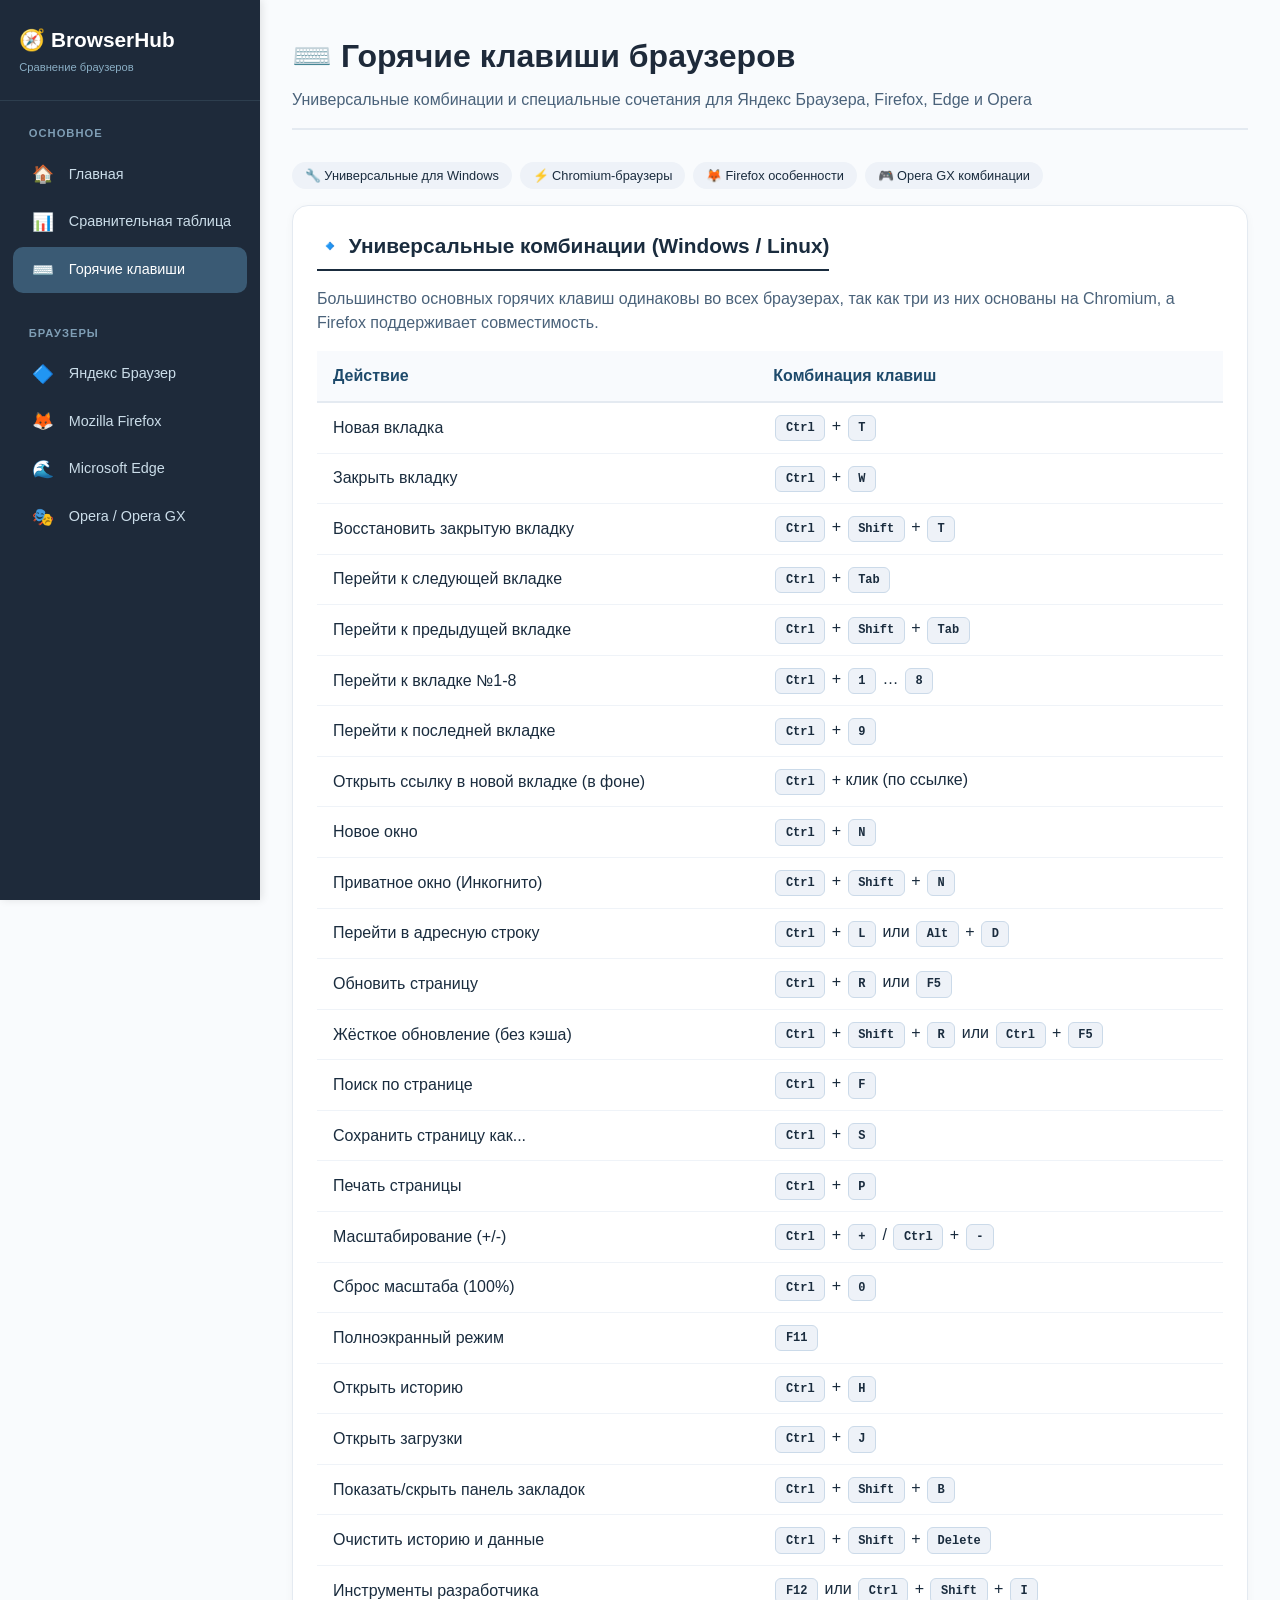
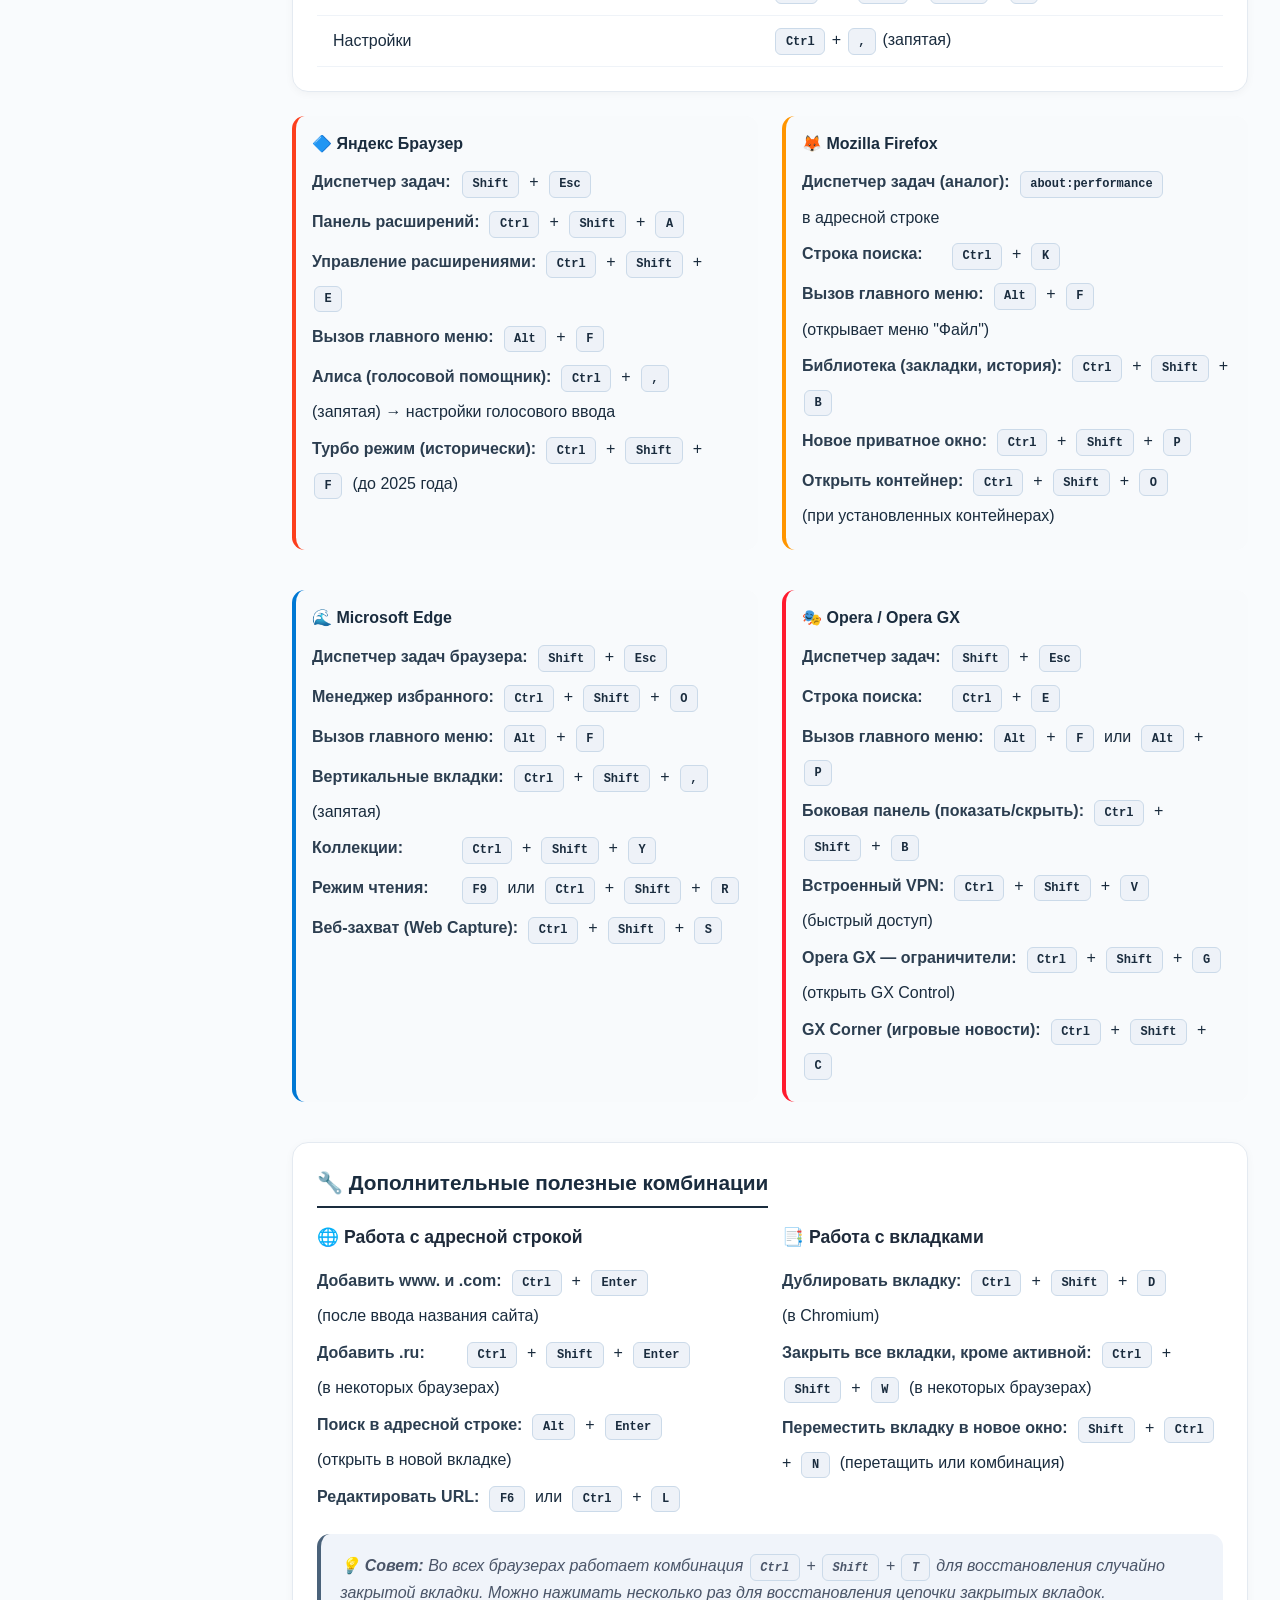
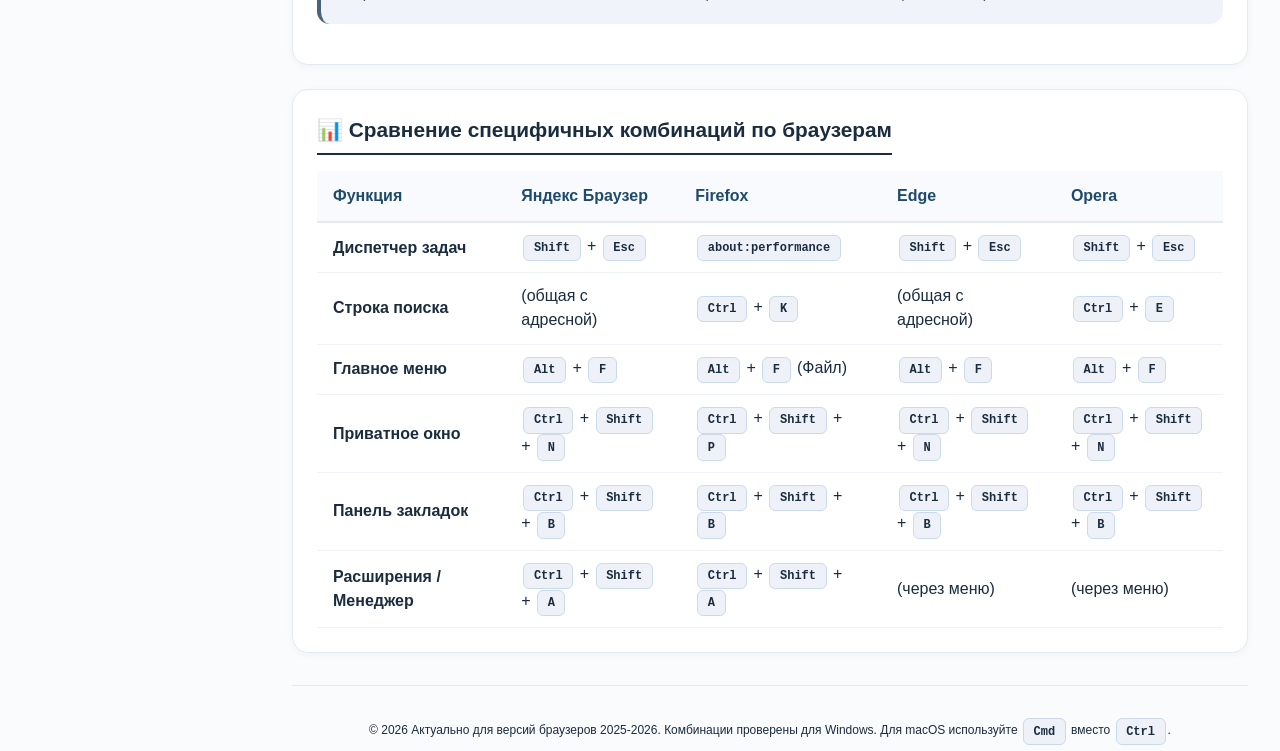
<file: hotkeys.html>
<!DOCTYPE html>
<html lang="ru">
<head>
<link rel="stylesheet" href="12.css" >
    <meta charset="UTF-8">
    <meta name="viewport" content="width=device-width, initial-scale=1.0">
    <title>Горячие клавиши — универсальные и специальные комбинации</title>
    <style>
      
        /* ========= ТАБЛИЦЫ ГОРЯЧИХ КЛАВИШ ========= */
        .key-table {
            width: 100%;
            border-collapse: collapse;
        }

        .key-table th {
            text-align: left;
            padding: 0.8rem 1rem;
            background: #f8fafd;
            font-weight: 600;
            color: #1e4a6b;
            border-bottom: 2px solid #e4eaf1;
        }

        .key-table td {
            padding: 0.7rem 1rem;
            border-bottom: 1px solid #eff3f8;
        }

        kbd {
            background: #eef2f8;
            border-radius: 6px;
            padding: 0.2rem 0.6rem;
            font-family: monospace;
            font-weight: 600;
            font-size: 0.75rem;
            border: 1px solid #cbdae9;
            margin: 0 2px;
            display: inline-block;
        }

        .key-combo {
            font-family: monospace;
            font-size: 0.85rem;
        }

        /* ========= СПЕЦИФИЧНЫЕ КОМБИНАЦИИ ========= */
        .browser-combo {
            background: #f8fafc;
            padding: 1rem;
            border-radius: 0.8rem;
            margin-bottom: 1rem;
            border-left: 4px solid;
        }

        .browser-combo.yandex {
            border-left-color: #fc3f1d;
        }
        .browser-combo.firefox {
            border-left-color: #ff9500;
        }
        .browser-combo.edge {
            border-left-color: #0078d4;
        }
        .browser-combo.opera {
            border-left-color: #ff1a2e;
        }

        .browser-combo h4 {
            margin-bottom: 0.5rem;
            font-weight: 700;
        }

        .combo-list {
            list-style: none;
            margin-top: 0.5rem;
        }

        .combo-list li {
            padding: 0.4rem 0;
            display: flex;
            flex-wrap: wrap;
            gap: 0.5rem;
            align-items: baseline;
        }

        .combo-list li strong {
            min-width: 140px;
            font-weight: 600;
            color: #2c3e50;
        }

    </style>
</head>
<body>

<!-- ========= БОКОВАЯ ПАНЕЛЬ ========= -->
<div class="sidebar" id="sidebar">
    <div class="sidebar-header">
        <h3>🧭 BrowserHub</h3>
        <p>Сравнение браузеров</p>
    </div>
    <div class="sidebar-nav">
        
        <div class="nav-group">
            <div class="nav-group-title">Основное</div>
			<div class="nav-item active">
                <a href="index.html">
                    <span class="nav-icon">🏠</span>
                    <span>Главная</span>
                </a>
            </div>
            <div class="nav-item">
                <a href="comparison.html">
                    <span class="nav-icon">📊</span>
                    <span>Сравнительная таблица</span>
                </a>
            </div>
            <div class="nav-item active">
                <a href="hotkeys.html">
                    <span class="nav-icon">⌨️</span>
                    <span>Горячие клавиши</span>
                </a>
            </div>
        </div>

        <div class="nav-group">
            <div class="nav-group-title">Браузеры</div>
            <div class="nav-item">
                <a href="yandex.html">
                    <span class="nav-icon">🔷</span>
                    <span>Яндекс Браузер</span>
                </a>
            </div>
            <div class="nav-item">
                <a href="firefox.html">
                    <span class="nav-icon">🦊</span>
                    <span>Mozilla Firefox</span>
                </a>
            </div>
            <div class="nav-item">
                <a href="edge.html">
                    <span class="nav-icon">🌊</span>
                    <span>Microsoft Edge</span>
                </a>
            </div>
            <div class="nav-item">
                <a href="opera.html">
                    <span class="nav-icon">🎭</span>
                    <span>Opera / Opera GX</span>
                </a>
            </div>
        </div>
    </div>
</div>

<!-- Кнопка для мобильных устройств -->
<div class="mobile-menu-btn" onclick="document.getElementById('sidebar').classList.toggle('open')">
    ☰ Меню
</div>

<!-- ОСНОВНОЙ КОНТЕНТ -->
<div class="main-content">
    <div class="page-header">
        <h1>⌨️ Горячие клавиши браузеров</h1>
        <div class="subtitle">Универсальные комбинации и специальные сочетания для Яндекс Браузера, Firefox, Edge и Opera</div>
    </div>

    <div class="badge-row">
        <span class="badge">🔧 Универсальные для Windows</span>
        <span class="badge">⚡ Chromium-браузеры</span>
        <span class="badge">🦊 Firefox особенности</span>
        <span class="badge">🎮 Opera GX комбинации</span>
    </div>

    <!-- Универсальные комбинации -->
    <div class="card">
        <h2>🔹 Универсальные комбинации (Windows / Linux)</h2>
        <p style="margin-bottom: 1rem; color: #4a627a;">Большинство основных горячих клавиш одинаковы во всех браузерах, так как три из них основаны на Chromium, а Firefox поддерживает совместимость.</p>
        <div style="overflow-x: auto;">
            <table class="key-table">
                <thead>
                    <tr><th>Действие</th><th>Комбинация клавиш</th></tr>
                </thead>
                <tbody>
                    <tr><td>Новая вкладка</td><td><kbd>Ctrl</kbd> + <kbd>T</kbd></td></tr>
                    <tr><td>Закрыть вкладку</td><td><kbd>Ctrl</kbd> + <kbd>W</kbd></td></tr>
                    <tr><td>Восстановить закрытую вкладку</td><td><kbd>Ctrl</kbd> + <kbd>Shift</kbd> + <kbd>T</kbd></td></tr>
                    <tr><td>Перейти к следующей вкладке</td><td><kbd>Ctrl</kbd> + <kbd>Tab</kbd></td></tr>
                    <tr><td>Перейти к предыдущей вкладке</td><td><kbd>Ctrl</kbd> + <kbd>Shift</kbd> + <kbd>Tab</kbd></td></tr>
                    <tr><td>Перейти к вкладке №1-8</td><td><kbd>Ctrl</kbd> + <kbd>1</kbd> … <kbd>8</kbd></td></tr>
                    <tr><td>Перейти к последней вкладке</td><td><kbd>Ctrl</kbd> + <kbd>9</kbd></td></tr>
                    <tr><td>Открыть ссылку в новой вкладке (в фоне)</td><td><kbd>Ctrl</kbd> + клик (по ссылке)</td></tr>
                    <tr><td>Новое окно</td><td><kbd>Ctrl</kbd> + <kbd>N</kbd></td></tr>
                    <tr><td>Приватное окно (Инкогнито)</td><td><kbd>Ctrl</kbd> + <kbd>Shift</kbd> + <kbd>N</kbd></td></tr>
                    <tr><td>Перейти в адресную строку</td><td><kbd>Ctrl</kbd> + <kbd>L</kbd> или <kbd>Alt</kbd> + <kbd>D</kbd></td></tr>
                    <tr><td>Обновить страницу</td><td><kbd>Ctrl</kbd> + <kbd>R</kbd> или <kbd>F5</kbd></td></tr>
                    <tr><td>Жёсткое обновление (без кэша)</td><td><kbd>Ctrl</kbd> + <kbd>Shift</kbd> + <kbd>R</kbd> или <kbd>Ctrl</kbd> + <kbd>F5</kbd></td></tr>
                    <tr><td>Поиск по странице</td><td><kbd>Ctrl</kbd> + <kbd>F</kbd></td></tr>
                    <tr><td>Сохранить страницу как...</td><td><kbd>Ctrl</kbd> + <kbd>S</kbd></td></tr>
                    <tr><td>Печать страницы</td><td><kbd>Ctrl</kbd> + <kbd>P</kbd></td></tr>
                    <tr><td>Масштабирование (+/-)</td><td><kbd>Ctrl</kbd> + <kbd>+</kbd> / <kbd>Ctrl</kbd> + <kbd>-</kbd></td></tr>
                    <tr><td>Сброс масштаба (100%)</td><td><kbd>Ctrl</kbd> + <kbd>0</kbd></td></tr>
                    <tr><td>Полноэкранный режим</td><td><kbd>F11</kbd></td></tr>
                    <tr><td>Открыть историю</td><td><kbd>Ctrl</kbd> + <kbd>H</kbd></td></tr>
                    <tr><td>Открыть загрузки</td><td><kbd>Ctrl</kbd> + <kbd>J</kbd></td></tr>
                    <tr><td>Показать/скрыть панель закладок</td><td><kbd>Ctrl</kbd> + <kbd>Shift</kbd> + <kbd>B</kbd></td></tr>
                    <tr><td>Очистить историю и данные</td><td><kbd>Ctrl</kbd> + <kbd>Shift</kbd> + <kbd>Delete</kbd></td></tr>
                    <tr><td>Инструменты разработчика</td><td><kbd>F12</kbd> или <kbd>Ctrl</kbd> + <kbd>Shift</kbd> + <kbd>I</kbd></td></tr>
                    <tr><td>Настройки</td><td><kbd>Ctrl</kbd> + <kbd>,</kbd> (запятая)</td></tr>
                </tbody>
            </table>
        </div>
    </div>

    <!-- Специфичные комбинации по браузерам -->
    <div class="grid-2">
        <div class="browser-combo yandex">
            <h4>🔷 Яндекс Браузер</h4>
            <ul class="combo-list">
                <li><strong>Диспетчер задач:</strong> <kbd>Shift</kbd> + <kbd>Esc</kbd></li>
                <li><strong>Панель расширений:</strong> <kbd>Ctrl</kbd> + <kbd>Shift</kbd> + <kbd>A</kbd></li>
                <li><strong>Управление расширениями:</strong> <kbd>Ctrl</kbd> + <kbd>Shift</kbd> + <kbd>E</kbd></li>
                <li><strong>Вызов главного меню:</strong> <kbd>Alt</kbd> + <kbd>F</kbd></li>
                <li><strong>Алиса (голосовой помощник):</strong> <kbd>Ctrl</kbd> + <kbd>,</kbd> (запятая) → настройки голосового ввода</li>
                <li><strong>Турбо режим (исторически):</strong> <kbd>Ctrl</kbd> + <kbd>Shift</kbd> + <kbd>F</kbd> (до 2025 года)</li>
            </ul>
        </div>

        <div class="browser-combo firefox">
            <h4>🦊 Mozilla Firefox</h4>
            <ul class="combo-list">
                <li><strong>Диспетчер задач (аналог):</strong> <kbd>about:performance</kbd> в адресной строке</li>
                <li><strong>Строка поиска:</strong> <kbd>Ctrl</kbd> + <kbd>K</kbd></li>
                <li><strong>Вызов главного меню:</strong> <kbd>Alt</kbd> + <kbd>F</kbd> (открывает меню "Файл")</li>
                <li><strong>Библиотека (закладки, история):</strong> <kbd>Ctrl</kbd> + <kbd>Shift</kbd> + <kbd>B</kbd></li>
                <li><strong>Новое приватное окно:</strong> <kbd>Ctrl</kbd> + <kbd>Shift</kbd> + <kbd>P</kbd></li>
                <li><strong>Открыть контейнер:</strong> <kbd>Ctrl</kbd> + <kbd>Shift</kbd> + <kbd>O</kbd> (при установленных контейнерах)</li>
            </ul>
        </div>
    </div>

    <div class="grid-2">
        <div class="browser-combo edge">
            <h4>🌊 Microsoft Edge</h4>
            <ul class="combo-list">
                <li><strong>Диспетчер задач браузера:</strong> <kbd>Shift</kbd> + <kbd>Esc</kbd></li>
                <li><strong>Менеджер избранного:</strong> <kbd>Ctrl</kbd> + <kbd>Shift</kbd> + <kbd>O</kbd></li>
                <li><strong>Вызов главного меню:</strong> <kbd>Alt</kbd> + <kbd>F</kbd></li>
                <li><strong>Вертикальные вкладки:</strong> <kbd>Ctrl</kbd> + <kbd>Shift</kbd> + <kbd>,</kbd> (запятая)</li>
                <li><strong>Коллекции:</strong> <kbd>Ctrl</kbd> + <kbd>Shift</kbd> + <kbd>Y</kbd></li>
                <li><strong>Режим чтения:</strong> <kbd>F9</kbd> или <kbd>Ctrl</kbd> + <kbd>Shift</kbd> + <kbd>R</kbd></td>
                <li><strong>Веб-захват (Web Capture):</strong> <kbd>Ctrl</kbd> + <kbd>Shift</kbd> + <kbd>S</kbd></li>
            </ul>
        </div>

        <div class="browser-combo opera">
            <h4>🎭 Opera / Opera GX</h4>
            <ul class="combo-list">
                <li><strong>Диспетчер задач:</strong> <kbd>Shift</kbd> + <kbd>Esc</kbd></li>
                <li><strong>Строка поиска:</strong> <kbd>Ctrl</kbd> + <kbd>E</kbd></li>
                <li><strong>Вызов главного меню:</strong> <kbd>Alt</kbd> + <kbd>F</kbd> или <kbd>Alt</kbd> + <kbd>P</kbd></li>
                <li><strong>Боковая панель (показать/скрыть):</strong> <kbd>Ctrl</kbd> + <kbd>Shift</kbd> + <kbd>B</kbd></li>
                <li><strong>Встроенный VPN:</strong> <kbd>Ctrl</kbd> + <kbd>Shift</kbd> + <kbd>V</kbd> (быстрый доступ)</li>
                <li><strong>Opera GX — ограничители:</strong> <kbd>Ctrl</kbd> + <kbd>Shift</kbd> + <kbd>G</kbd> (открыть GX Control)</li>
                <li><strong>GX Corner (игровые новости):</strong> <kbd>Ctrl</kbd> + <kbd>Shift</kbd> + <kbd>C</kbd></li>
            </ul>
        </div>
    </div>

    <!-- Дополнительные полезные комбинации -->
    <div class="card">
        <h2>🔧 Дополнительные полезные комбинации</h2>
        <div class="grid-2" style="margin-bottom: 0;">
            <div>
                <h3>🌐 Работа с адресной строкой</h3>
                <ul class="combo-list">
                    <li><strong>Добавить www. и .com:</strong> <kbd>Ctrl</kbd> + <kbd>Enter</kbd> (после ввода названия сайта)</li>
                    <li><strong>Добавить .ru:</strong> <kbd>Ctrl</kbd> + <kbd>Shift</kbd> + <kbd>Enter</kbd> (в некоторых браузерах)</li>
                    <li><strong>Поиск в адресной строке:</strong> <kbd>Alt</kbd> + <kbd>Enter</kbd> (открыть в новой вкладке)</li>
                    <li><strong>Редактировать URL:</strong> <kbd>F6</kbd> или <kbd>Ctrl</kbd> + <kbd>L</kbd></li>
                </ul>
            </div>
            <div>
                <h3>📑 Работа с вкладками</h3>
                <ul class="combo-list">
                    <li><strong>Дублировать вкладку:</strong> <kbd>Ctrl</kbd> + <kbd>Shift</kbd> + <kbd>D</kbd> (в Chromium)</li>
                    <li><strong>Закрыть все вкладки, кроме активной:</strong> <kbd>Ctrl</kbd> + <kbd>Shift</kbd> + <kbd>W</kbd> (в некоторых браузерах)</li>
                    <li><strong>Переместить вкладку в новое окно:</strong> <kbd>Shift</kbd> + <kbd>Ctrl</kbd> + <kbd>N</kbd> (перетащить или комбинация)</li>
                </ul>
            </div>
        </div>
        <div class="quote-block" style="margin-top: 1rem; background: #f0f4fa; border-left-color: #4a627a;">
            💡 <strong>Совет:</strong> Во всех браузерах работает комбинация <kbd>Ctrl</kbd> + <kbd>Shift</kbd> + <kbd>T</kbd> для восстановления случайно закрытой вкладки. Можно нажимать несколько раз для восстановления цепочки закрытых вкладок.
        </div>
    </div>

    <!-- Сравнительная таблица отличий -->
    <div class="card">
        <h2>📊 Сравнение специфичных комбинаций по браузерам</h2>
        <div style="overflow-x: auto;">
            <table class="key-table">
                <thead>
                    <tr>
                        <th>Функция</th>
                        <th>Яндекс Браузер</th>
                        <th>Firefox</th>
                        <th>Edge</th>
                        <th>Opera</th>
                    </tr>
                </thead>
                <tbody>
                    <tr>
                        <td><strong>Диспетчер задач</strong></td>
                        <td><kbd>Shift</kbd> + <kbd>Esc</kbd></td>
                        <td><kbd>about:performance</kbd></td>
                        <td><kbd>Shift</kbd> + <kbd>Esc</kbd></td>
                        <td><kbd>Shift</kbd> + <kbd>Esc</kbd></td>
                    </tr>
                    <tr>
                        <td><strong>Строка поиска</strong></td>
                        <td>(общая с адресной)</td>
                        <td><kbd>Ctrl</kbd> + <kbd>K</kbd></td>
                        <td>(общая с адресной)</td>
                        <td><kbd>Ctrl</kbd> + <kbd>E</kbd></td>
                    </tr>
                    <tr>
                        <td><strong>Главное меню</strong></td>
                        <td><kbd>Alt</kbd> + <kbd>F</kbd></td>
                        <td><kbd>Alt</kbd> + <kbd>F</kbd> (Файл)</td>
                        <td><kbd>Alt</kbd> + <kbd>F</kbd></td>
                        <td><kbd>Alt</kbd> + <kbd>F</kbd></td>
                    </tr>
                    <tr>
                        <td><strong>Приватное окно</strong></td>
                        <td><kbd>Ctrl</kbd> + <kbd>Shift</kbd> + <kbd>N</kbd></td>
                        <td><kbd>Ctrl</kbd> + <kbd>Shift</kbd> + <kbd>P</kbd></td>
                        <td><kbd>Ctrl</kbd> + <kbd>Shift</kbd> + <kbd>N</kbd></td>
                        <td><kbd>Ctrl</kbd> + <kbd>Shift</kbd> + <kbd>N</kbd></td>
                    </tr>
                    <tr>
                        <td><strong>Панель закладок</strong></td>
                        <td><kbd>Ctrl</kbd> + <kbd>Shift</kbd> + <kbd>B</kbd></td>
                        <td><kbd>Ctrl</kbd> + <kbd>Shift</kbd> + <kbd>B</kbd></td>
                        <td><kbd>Ctrl</kbd> + <kbd>Shift</kbd> + <kbd>B</kbd></td>
                        <td><kbd>Ctrl</kbd> + <kbd>Shift</kbd> + <kbd>B</kbd></td>
                    </tr>
                    <tr>
                        <td><strong>Расширения / Менеджер</strong></td>
                        <td><kbd>Ctrl</kbd> + <kbd>Shift</kbd> + <kbd>A</kbd></td>
                        <td><kbd>Ctrl</kbd> + <kbd>Shift</kbd> + <kbd>A</kbd></td>
                        <td>(через меню)</td>
                        <td>(через меню)</td>
                    </tr>
                </tbody>
            </table>
        </div>
    </div>

    <div class="footer">
        © 2026 Актуально для версий браузеров 2025-2026. Комбинации проверены для Windows. Для macOS используйте <kbd>Cmd</kbd> вместо <kbd>Ctrl</kbd>.
    </div>
</div>
<script src="script.js"></script>
</body>
</html>
</file>
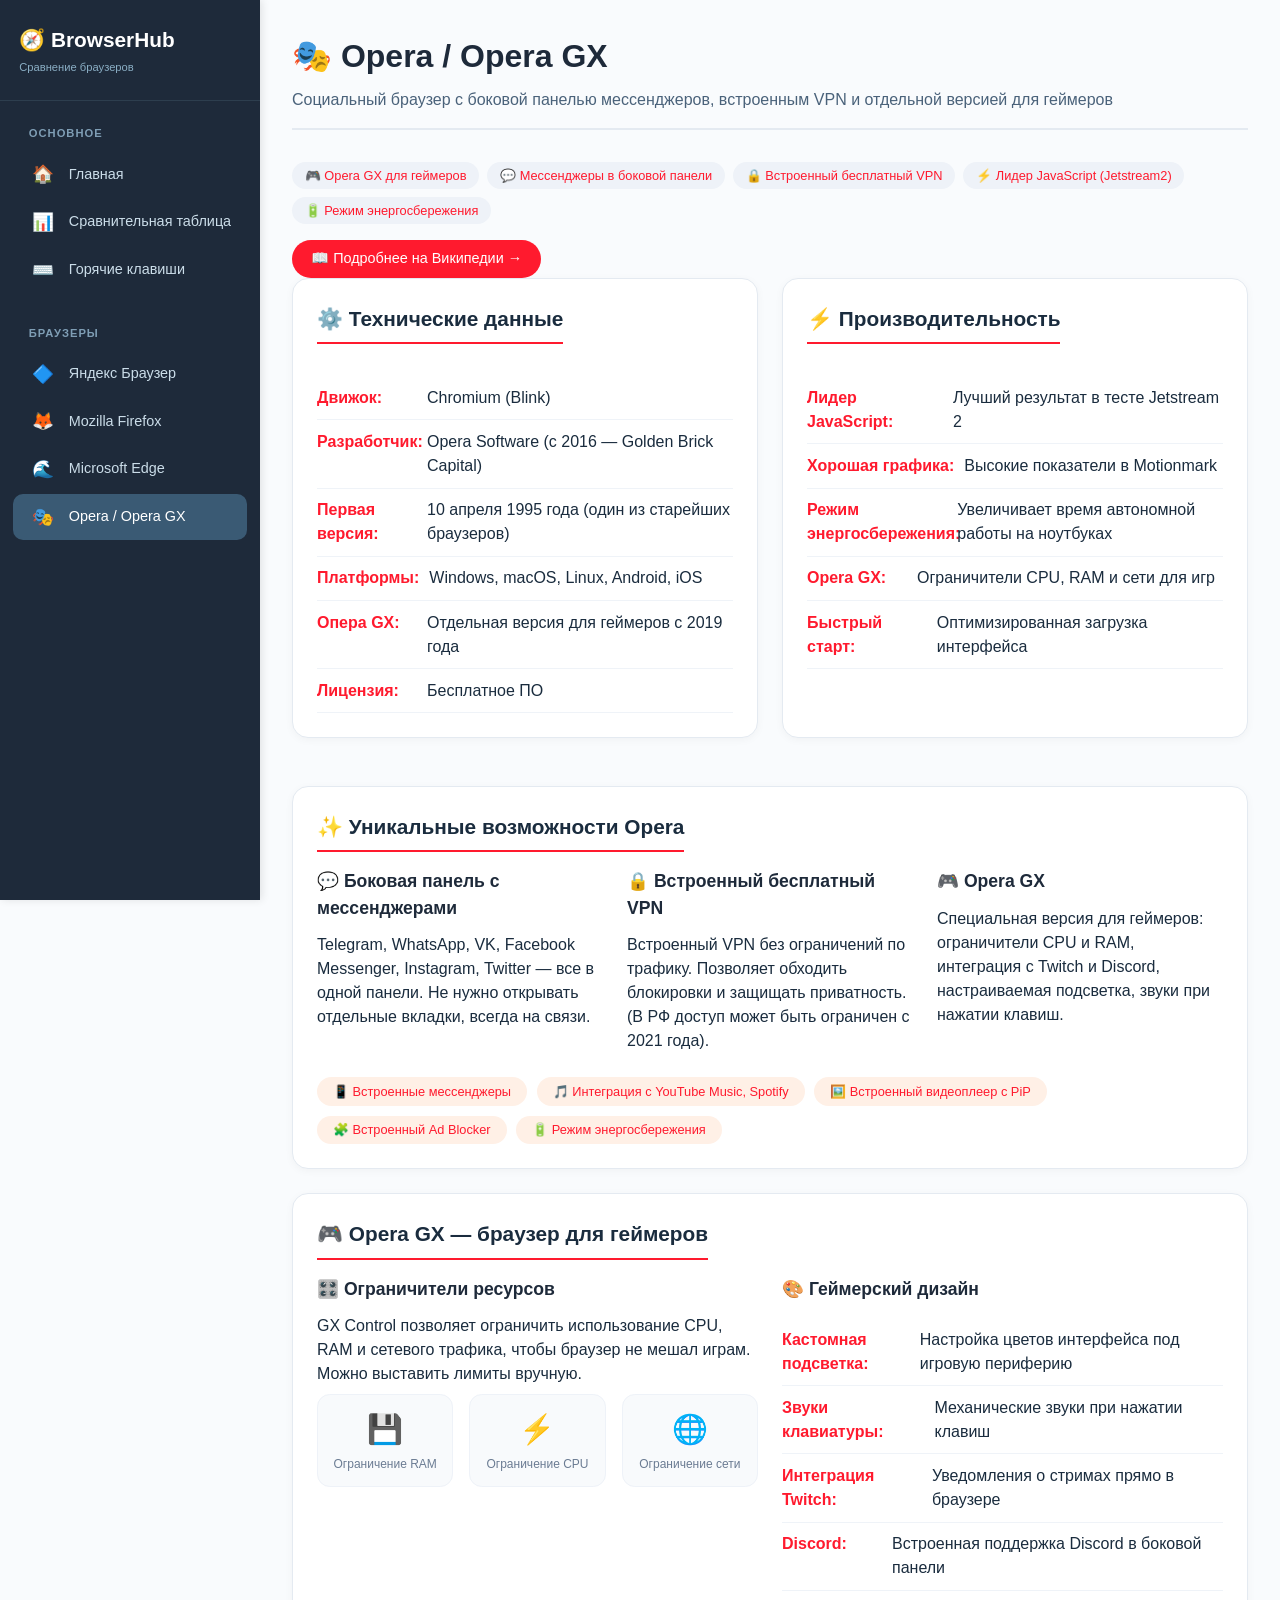
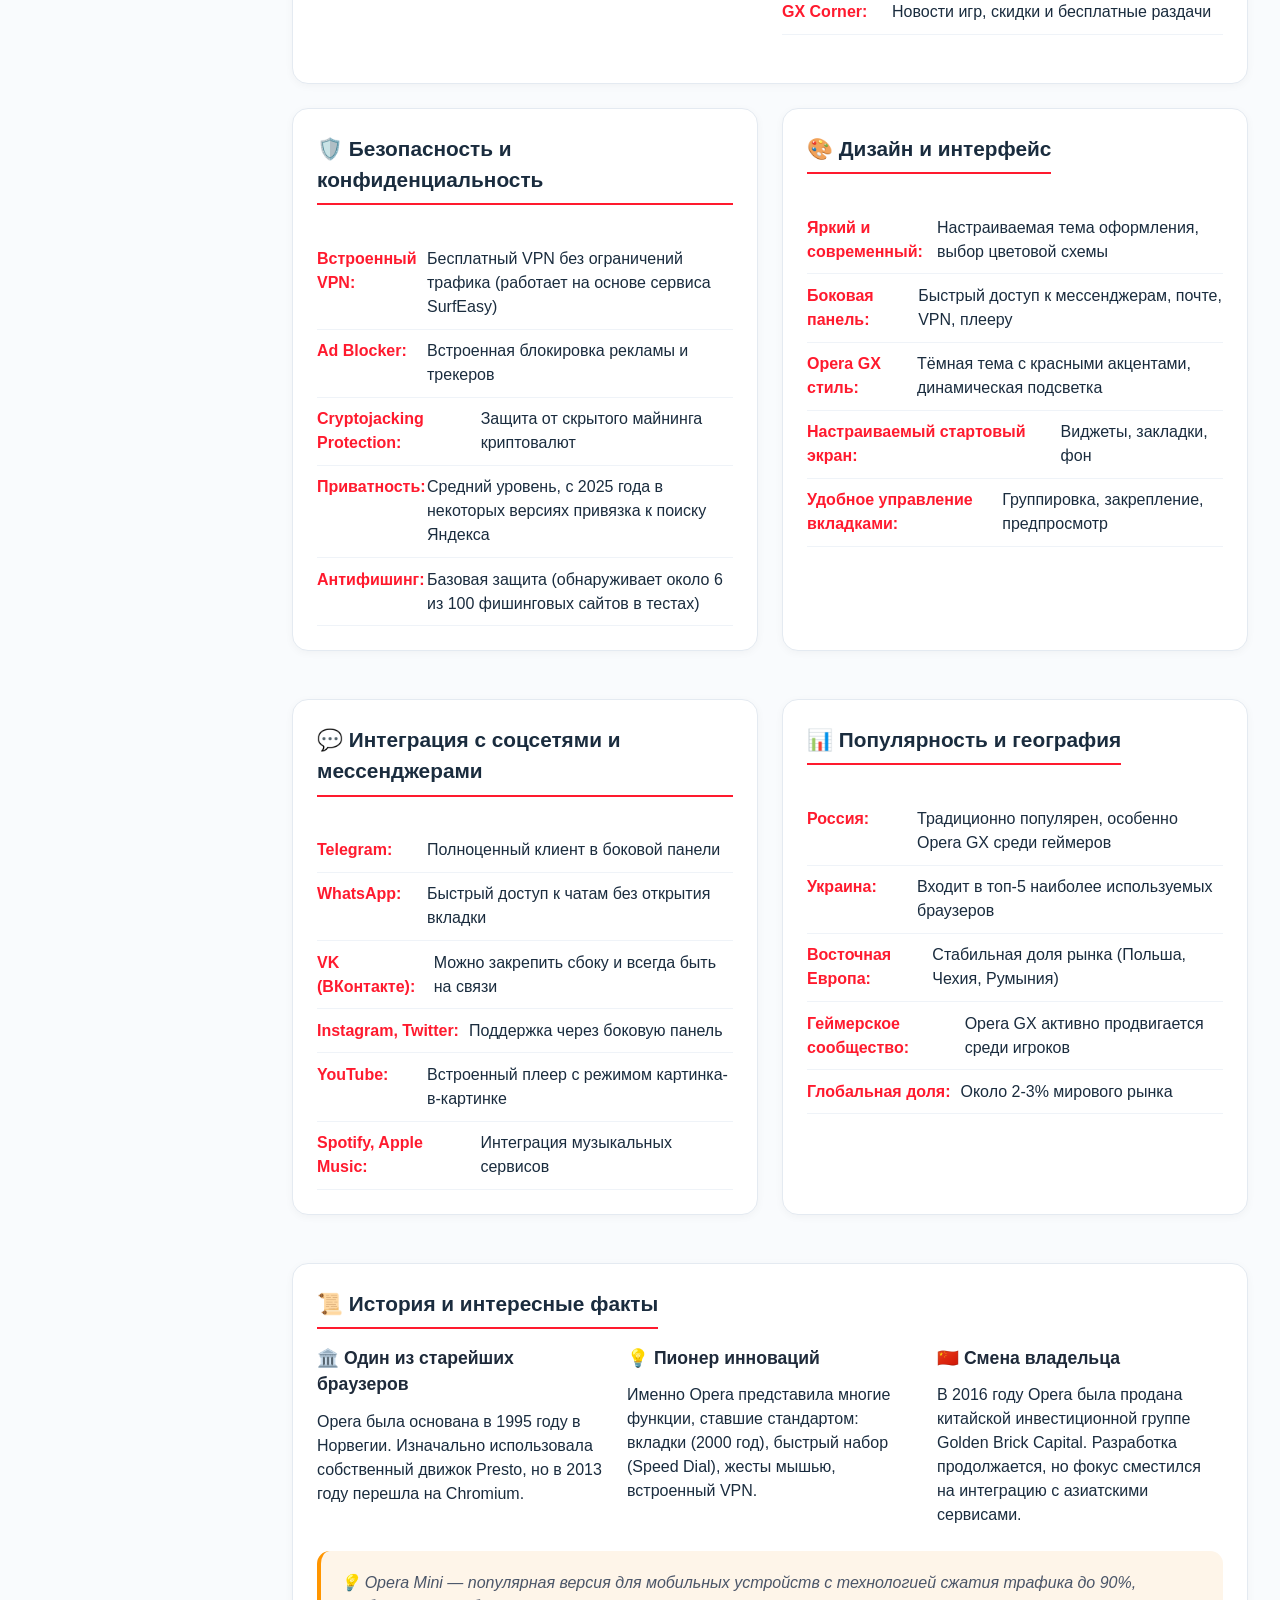
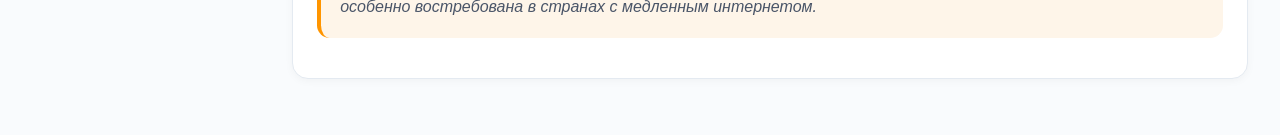
<file: opera.html>
<!DOCTYPE html>
<html lang="ru">
<head>
<link rel="stylesheet" href="12.css" >
    <meta charset="UTF-8">
    <meta name="viewport" content="width=device-width, initial-scale=1.0">
    <title>Opera / Opera GX — браузер с мессенджерами и геймерским уклоном</title>
    <style>
			:root{
	--color:#ff1a2e;
       }
    </style>
</head>
<body>

<!-- ========= БОКОВАЯ ПАНЕЛЬ ========= -->
<div class="sidebar" id="sidebar">
    <div class="sidebar-header">
        <h3>🧭 BrowserHub</h3>
        <p>Сравнение браузеров</p>
    </div>
    <div class="sidebar-nav">
        
        <div class="nav-group">
            <div class="nav-group-title">Основное</div>
			<div class="nav-item active">
                <a href="index.html">
                    <span class="nav-icon">🏠</span>
                    <span>Главная</span>
                </a>
            </div>
            <div class="nav-item">
                <a href="comparison.html">
                    <span class="nav-icon">📊</span>
                    <span>Сравнительная таблица</span>
                </a>
            </div>
            <div class="nav-item">
                <a href="hotkeys.html">
                    <span class="nav-icon">⌨️</span>
                    <span>Горячие клавиши</span>
                </a>
            </div>
        </div>

        <div class="nav-group">
            <div class="nav-group-title">Браузеры</div>
            <div class="nav-item">
                <a href="yandex.html">
                    <span class="nav-icon">🔷</span>
                    <span>Яндекс Браузер</span>
                </a>
            </div>
            <div class="nav-item">
                <a href="firefox.html">
                    <span class="nav-icon">🦊</span>
                    <span>Mozilla Firefox</span>
                </a>
            </div>
            <div class="nav-item">
                <a href="edge.html">
                    <span class="nav-icon">🌊</span>
                    <span>Microsoft Edge</span>
                </a>
            </div>
            <div class="nav-item active">
                <a href="opera.html">
                    <span class="nav-icon">🎭</span>
                    <span>Opera / Opera GX</span>
                </a>
            </div>
        </div>
    </div>
</div>

<!-- Кнопка для мобильных устройств -->
<div class="mobile-menu-btn" onclick="document.getElementById('sidebar').classList.toggle('open')">
    ☰ Меню
</div>

<!-- ОСНОВНОЙ КОНТЕНТ -->
<div class="main-content">
    <div class="page-header">
        <h1>🎭 Opera / Opera GX</h1>
        <div class="subtitle">Социальный браузер с боковой панелью мессенджеров, встроенным VPN и отдельной версией для геймеров</div>
    </div>

    <div class="badge-row">
        <span class="badge">🎮 Opera GX для геймеров</span>
        <span class="badge">💬 Мессенджеры в боковой панели</span>
        <span class="badge">🔒 Встроенный бесплатный VPN</span>
        <span class="badge">⚡ Лидер JavaScript (Jetstream2)</span>
        <span class="badge">🔋 Режим энергосбережения</span>
    </div>

    <a href="https://ru.wikipedia.org/wiki/Opera" target="_blank" class="wiki-link">📖 Подробнее на Википедии →</a>

    <!-- Основные характеристики -->
    <div class="grid-2">
        <div class="card">
            <h2>⚙️ Технические данные</h2>
            <ul class="feature-list">
                <li><strong>Движок:</strong> Chromium (Blink)</li>
                <li><strong>Разработчик:</strong> Opera Software (с 2016 — Golden Brick Capital)</li>
                <li><strong>Первая версия:</strong> 10 апреля 1995 года (один из старейших браузеров)</li>
                <li><strong>Платформы:</strong> Windows, macOS, Linux, Android, iOS</li>
                <li><strong>Опера GX:</strong> Отдельная версия для геймеров с 2019 года</li>
                <li><strong>Лицензия:</strong> Бесплатное ПО</li>
            </ul>
        </div>

        <div class="card">
            <h2>⚡ Производительность</h2>
            <ul class="feature-list">
                <li><strong>Лидер JavaScript:</strong> Лучший результат в тесте Jetstream 2</li>
                <li><strong>Хорошая графика:</strong> Высокие показатели в Motionmark</li>
                <li><strong>Режим энергосбережения:</strong> Увеличивает время автономной работы на ноутбуках</li>
                <li><strong>Opera GX:</strong> Ограничители CPU, RAM и сети для игр</li>
                <li><strong>Быстрый старт:</strong> Оптимизированная загрузка интерфейса</li>
            </ul>
        </div>
    </div>

    <!-- Уникальные функции -->
    <div class="card">
        <h2>✨ Уникальные возможности Opera</h2>
        <div class="grid-3">
            <div>
                <h3>💬 Боковая панель с мессенджерами</h3>
                <p>Telegram, WhatsApp, VK, Facebook Messenger, Instagram, Twitter — все в одной панели. Не нужно открывать отдельные вкладки, всегда на связи.</p>
            </div>
            <div>
                <h3>🔒 Встроенный бесплатный VPN</h3>
                <p>Встроенный VPN без ограничений по трафику. Позволяет обходить блокировки и защищать приватность. (В РФ доступ может быть ограничен с 2021 года).</p>
            </div>
            <div>
                <h3>🎮 Opera GX</h3>
                <p>Специальная версия для геймеров: ограничители CPU и RAM, интеграция с Twitch и Discord, настраиваемая подсветка, звуки при нажатии клавиш.</p>
            </div>
        </div>
        <div class="feature-tags">
            <span class="feature-tag">📱 Встроенные мессенджеры</span>
            <span class="feature-tag">🎵 Интеграция с YouTube Music, Spotify</span>
            <span class="feature-tag">🖼️ Встроенный видеоплеер с PiP</span>
            <span class="feature-tag">🧩 Встроенный Ad Blocker</span>
            <span class="feature-tag">🔋 Режим энергосбережения</span>
        </div>
    </div>

    <!-- Opera GX детали -->
    <div class="card">
        <h2>🎮 Opera GX — браузер для геймеров</h2>
        <div class="grid-2">
            <div>
                <h3>🎛️ Ограничители ресурсов</h3>
                <p>GX Control позволяет ограничить использование CPU, RAM и сетевого трафика, чтобы браузер не мешал играм. Можно выставить лимиты вручную.</p>
                <div class="stat-block" style="margin-top: 0.5rem;">
                    <div class="stat-item">
                        <div class="stat-number">💾</div>
                        <div class="stat-label">Ограничение RAM</div>
                    </div>
                    <div class="stat-item">
                        <div class="stat-number">⚡</div>
                        <div class="stat-label">Ограничение CPU</div>
                    </div>
                    <div class="stat-item">
                        <div class="stat-number">🌐</div>
                        <div class="stat-label">Ограничение сети</div>
                    </div>
                </div>
            </div>
            <div>
                <h3>🎨 Геймерский дизайн</h3>
                <ul class="feature-list">
                    <li><strong>Кастомная подсветка:</strong> Настройка цветов интерфейса под игровую периферию</li>
                    <li><strong>Звуки клавиатуры:</strong> Механические звуки при нажатии клавиш</li>
                    <li><strong>Интеграция Twitch:</strong> Уведомления о стримах прямо в браузере</li>
                    <li><strong>Discord:</strong> Встроенная поддержка Discord в боковой панели</li>
                    <li><strong>GX Corner:</strong> Новости игр, скидки и бесплатные раздачи</li>
                </ul>
            </div>
        </div>
    </div>

    <!-- Безопасность и конфиденциальность -->
    <div class="grid-2">
        <div class="card">
            <h2>🛡️ Безопасность и конфиденциальность</h2>
            <ul class="feature-list">
                <li><strong>Встроенный VPN:</strong> Бесплатный VPN без ограничений трафика (работает на основе сервиса SurfEasy)</li>
                <li><strong>Ad Blocker:</strong> Встроенная блокировка рекламы и трекеров</li>
                <li><strong>Cryptojacking Protection:</strong> Защита от скрытого майнинга криптовалют</li>
                <li><strong>Приватность:</strong> Средний уровень, с 2025 года в некоторых версиях привязка к поиску Яндекса</li>
                <li><strong>Антифишинг:</strong> Базовая защита (обнаруживает около 6 из 100 фишинговых сайтов в тестах)</li>
            </ul>
        </div>

        <div class="card">
            <h2>🎨 Дизайн и интерфейс</h2>
            <ul class="feature-list">
                <li><strong>Яркий и современный:</strong> Настраиваемая тема оформления, выбор цветовой схемы</li>
                <li><strong>Боковая панель:</strong> Быстрый доступ к мессенджерам, почте, VPN, плееру</li>
                <li><strong>Opera GX стиль:</strong> Тёмная тема с красными акцентами, динамическая подсветка</li>
                <li><strong>Настраиваемый стартовый экран:</strong> Виджеты, закладки, фон</li>
                <li><strong>Удобное управление вкладками:</strong> Группировка, закрепление, предпросмотр</li>
            </ul>
        </div>
    </div>

    <!-- Интеграция с соцсетями и популярность -->
    <div class="grid-2">
        <div class="card">
            <h2>💬 Интеграция с соцсетями и мессенджерами</h2>
            <ul class="feature-list">
                <li><strong>Telegram:</strong> Полноценный клиент в боковой панели</li>
                <li><strong>WhatsApp:</strong> Быстрый доступ к чатам без открытия вкладки</li>
                <li><strong>VK (ВКонтакте):</strong> Можно закрепить сбоку и всегда быть на связи</li>
                <li><strong>Instagram, Twitter:</strong> Поддержка через боковую панель</li>
                <li><strong>YouTube:</strong> Встроенный плеер с режимом картинка-в-картинке</li>
                <li><strong>Spotify, Apple Music:</strong> Интеграция музыкальных сервисов</li>
            </ul>
        </div>

        <div class="card">
            <h2>📊 Популярность и география</h2>
            <ul class="feature-list">
                <li><strong>Россия:</strong> Традиционно популярен, особенно Opera GX среди геймеров</li>
                <li><strong>Украина:</strong> Входит в топ-5 наиболее используемых браузеров</li>
                <li><strong>Восточная Европа:</strong> Стабильная доля рынка (Польша, Чехия, Румыния)</li>
                <li><strong>Геймерское сообщество:</strong> Opera GX активно продвигается среди игроков</li>
                <li><strong>Глобальная доля:</strong> Около 2-3% мирового рынка</li>
            </ul>
        </div>
    </div>

    <!-- История и интересные факты -->
    <div class="card">
        <h2>📜 История и интересные факты</h2>
        <div class="grid-3">
            <div>
                <h3>🏛️ Один из старейших браузеров</h3>
                <p>Opera была основана в 1995 году в Норвегии. Изначально использовала собственный движок Presto, но в 2013 году перешла на Chromium.</p>
            </div>
            <div>
                <h3>💡 Пионер инноваций</h3>
                <p>Именно Opera представила многие функции, ставшие стандартом: вкладки (2000 год), быстрый набор (Speed Dial), жесты мышью, встроенный VPN.</p>
            </div>
            <div>
                <h3>🇨🇳 Смена владельца</h3>
                <p>В 2016 году Opera была продана китайской инвестиционной группе Golden Brick Capital. Разработка продолжается, но фокус сместился на интеграцию с азиатскими сервисами.</p>
            </div>
        </div>
        <div class="quote-block">
            💡 Opera Mini — популярная версия для мобильных устройств с технологией сжатия трафика до 90%, особенно востребована в странах с медленным интернетом.
        </div>
    </div>
<script src="script.js"></script>

</body>
</html>
</file>
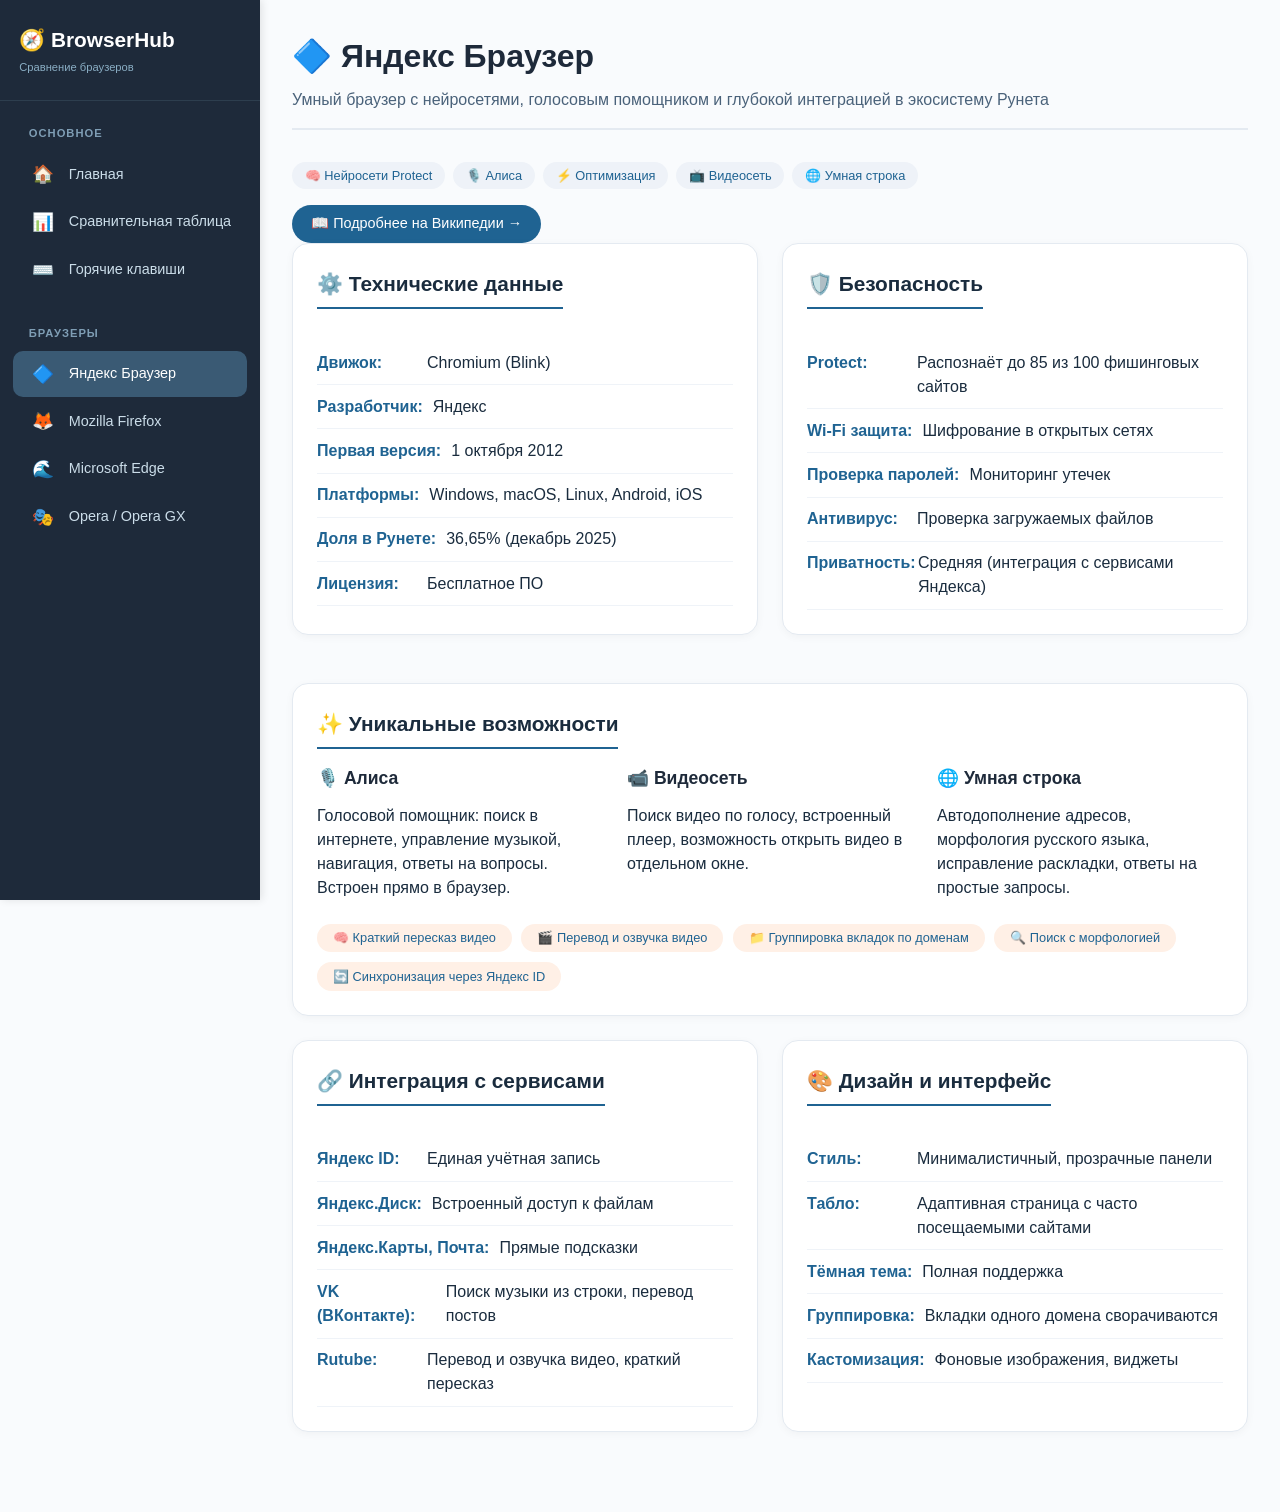
<file: yandex.html>
<!DOCTYPE html>
<html lang="ru">
<head>
<link rel="stylesheet" href="12.css" >
    <meta charset="UTF-8">
    <meta name="viewport" content="width=device-width, initial-scale=1.0">
    <title>Яндекс Браузер — подробный обзор</title>
<style>
	:root{
	--color:#1f6392;
</style>
</head>
<body>
<!-- ========= БОКОВАЯ ПАНЕЛЬ ========= -->
<div class="sidebar" id="sidebar">
    <div class="sidebar-header">
        <h3>🧭 BrowserHub</h3>
        <p>Сравнение браузеров</p>
    </div>
    <div class="sidebar-nav">
        
        <div class="nav-group">
            <div class="nav-group-title">Основное</div>
			<div class="nav-item active">
                <a href="index.html">
                    <span class="nav-icon">🏠</span>
                    <span>Главная</span>
                </a>
            </div>
            <div class="nav-item">
                <a href="comparison.html">
                    <span class="nav-icon">📊</span>
                    <span>Сравнительная таблица</span>
                </a>
            </div>
            <div class="nav-item">
                <a href="hotkeys.html">
                    <span class="nav-icon">⌨️</span>
                    <span>Горячие клавиши</span>
                </a>
            </div>
        </div>

        <div class="nav-group">
            <div class="nav-group-title">Браузеры</div>
            <div class="nav-item">
                <a href="yandex.html">
                    <span class="nav-icon">🔷</span>
                    <span>Яндекс Браузер</span>
                </a>
            </div>
            <div class="nav-item">
                <a href="firefox.html">
                    <span class="nav-icon">🦊</span>
                    <span>Mozilla Firefox</span>
                </a>
            </div>
            <div class="nav-item">
                <a href="edge.html">
                    <span class="nav-icon">🌊</span>
                    <span>Microsoft Edge</span>
                </a>
            </div>
            <div class="nav-item active">
                <a href="opera.html">
                    <span class="nav-icon">🎭</span>
                    <span>Opera / Opera GX</span>
                </a>
            </div>
        </div>
    </div>
</div>
<!-- Кнопка для мобильных устройств -->
<div class="mobile-menu-btn" onclick="document.getElementById('sidebar').classList.toggle('open')">
    ☰ Меню
</div>

<!-- ОСНОВНОЙ КОНТЕНТ -->
<div class="main-content">
    <div class="page-header">
        <h1>🔷 Яндекс Браузер</h1>
        <div class="subtitle">Умный браузер с нейросетями, голосовым помощником и глубокой интеграцией в экосистему Рунета</div>
    </div>

    <div class="badge-row">
        <span class="badge">🧠 Нейросети Protect</span>
        <span class="badge">🎙️ Алиса</span>
        <span class="badge">⚡ Оптимизация</span>
        <span class="badge">📺 Видеосеть</span>
        <span class="badge">🌐 Умная строка</span>
    </div>

    <a href="https://ru.wikipedia.org/wiki/Яндекс.Браузер" target="_blank" class="wiki-link">📖 Подробнее на Википедии →</a>

    <!-- Основные характеристики -->
    <div class="grid-2">
        <div class="card">
            <h2>⚙️ Технические данные</h2>
            <ul class="feature-list">
                <li><strong>Движок:</strong> Chromium (Blink)</li>
                <li><strong>Разработчик:</strong> Яндекс</li>
                <li><strong>Первая версия:</strong> 1 октября 2012</li>
                <li><strong>Платформы:</strong> Windows, macOS, Linux, Android, iOS</li>
                <li><strong>Доля в Рунете:</strong> 36,65% (декабрь 2025)</li>
                <li><strong>Лицензия:</strong> Бесплатное ПО</li>
            </ul>
        </div>

        <div class="card">
            <h2>🛡️ Безопасность</h2>
            <ul class="feature-list">
                <li><strong>Protect:</strong> Распознаёт до 85 из 100 фишинговых сайтов</li>
                <li><strong>Wi-Fi защита:</strong> Шифрование в открытых сетях</li>
                <li><strong>Проверка паролей:</strong> Мониторинг утечек</li>
                <li><strong>Антивирус:</strong> Проверка загружаемых файлов</li>
                <li><strong>Приватность:</strong> Средняя (интеграция с сервисами Яндекса)</li>
            </ul>
        </div>
    </div>

    <!-- Уникальные функции -->
    <div class="card">
        <h2>✨ Уникальные возможности</h2>
        <div class="grid-3">
            <div>
                <h3>🎙️ Алиса</h3>
                <p>Голосовой помощник: поиск в интернете, управление музыкой, навигация, ответы на вопросы. Встроен прямо в браузер.</p>
            </div>
            <div>
                <h3>📹 Видеосеть</h3>
                <p>Поиск видео по голосу, встроенный плеер, возможность открыть видео в отдельном окне.</p>
            </div>
            <div>
                <h3>🌐 Умная строка</h3>
                <p>Автодополнение адресов, морфология русского языка, исправление раскладки, ответы на простые запросы.</p>
            </div>
        </div>
        <div class="feature-tags">
            <span class="feature-tag">🧠 Краткий пересказ видео</span>
            <span class="feature-tag">🎬 Перевод и озвучка видео</span>
            <span class="feature-tag">📁 Группировка вкладок по доменам</span>
            <span class="feature-tag">🔍 Поиск с морфологией</span>
            <span class="feature-tag">🔄 Синхронизация через Яндекс ID</span>
        </div>
    </div>

    <!-- Интеграция с сервисами -->
    <div class="grid-2">
        <div class="card">
            <h2>🔗 Интеграция с сервисами</h2>
            <ul class="feature-list">
                <li><strong>Яндекс ID:</strong> Единая учётная запись</li>
                <li><strong>Яндекс.Диск:</strong> Встроенный доступ к файлам</li>
                <li><strong>Яндекс.Карты, Почта:</strong> Прямые подсказки</li>
                <li><strong>VK (ВКонтакте):</strong> Поиск музыки из строки, перевод постов</li>
                <li><strong>Rutube:</strong> Перевод и озвучка видео, краткий пересказ</li>
            </ul>
        </div>

        <div class="card">
            <h2>🎨 Дизайн и интерфейс</h2>
            <ul class="feature-list">
                <li><strong>Стиль:</strong> Минималистичный, прозрачные панели</li>
                <li><strong>Табло:</strong> Адаптивная страница с часто посещаемыми сайтами</li>
                <li><strong>Тёмная тема:</strong> Полная поддержка</li>
                <li><strong>Группировка:</strong> Вкладки одного домена сворачиваются</li>
                <li><strong>Кастомизация:</strong> Фоновые изображения, виджеты</li>
            </ul>
        </div>
    </div>
    </div>
</div>
<script src="script.js"></script>
</body>
</html>
</file>
<file: 12.css>
/* ========= ОБЩИЙ ШРИФТ ========= */
        * {
            margin: 0;
            padding: 0;
            box-sizing: border-box;
        }

        body {
            font-family: -apple-system, BlinkMacSystemFont, 'Segoe UI', Roboto, 'Helvetica Neue', sans-serif;
            background: #f9fbfd;
            color: #1a2c3e;
            line-height: 1.5;
        }
		/* ========= ОСНОВНОЙ КОНТЕНТ ========= */
        .main-content {
            margin-left: 260px;
            padding: 2rem;
            max-width: 1200px;
        }

        /* ========= КАРТОЧКИ ========= */
		:root {
			--color:
		}
        .card {
            background: white;
            border-radius: 1rem;
            padding: 1.5rem;
            box-shadow: 0 2px 8px rgba(0, 0, 0, 0.04);
            border: 1px solid #e4eaf1;
            margin-bottom: 1.5rem;
        }

        .card h2 {
            font-size: 1.3rem;
            font-weight: 600;
            margin-bottom: 1rem;
            padding-bottom: 0.5rem;
            border-bottom: 2px solid var(--color);
            display: inline-block;
        }

        .card h3 {
            font-size: 1.1rem;
            font-weight: 600;
            margin-bottom: 0.75rem;
            color: #1e2a3a;
        }

        /* ========= СЕТКИ ========= */
        .grid-2 {
            display: grid;
            grid-template-columns: repeat(auto-fit, minmax(350px, 1fr));
            gap: 1.5rem;
            margin-bottom: 1.5rem;
        }

        .grid-3 {
            display: grid;
            grid-template-columns: repeat(auto-fit, minmax(280px, 1fr));
            gap: 1.5rem;
            margin-bottom: 1.5rem;
        }

        /* ========= СПИСКИ ========= */
        .feature-list {
            list-style: none;
            margin-top: 1rem;
			
        }

        .feature-list li {
            padding: 0.6rem 0;
            border-bottom: 1px solid #eff3f8;
            display: flex;
            align-items: flex-start;
            gap: 10px;
        }

        .feature-list li strong {
            min-width: 100px;
            color: var(--color);
            font-weight: 600;
        }

        /* ========= БЭЙДЖИ ========= */
        .badge {
            background: #eef2f8;
            padding: 0.25rem 0.8rem;
            border-radius: 20px;
            font-size: 0.8rem;
            font-weight: 500;
            color: var(--color);
            display: inline-block;
        }

        .badge-row {
            display: flex;
            flex-wrap: wrap;
            gap: 0.5rem;
            margin: 1rem 0;
        }

        .feature-tag {
            background: #fff0e6;
            padding: 0.3rem 1rem;
            border-radius: 30px;
            font-size: 0.8rem;
            font-weight: 500;
            color: var(--color);
            display: inline-block;
        }

        .feature-tags {
            display: flex;
            flex-wrap: wrap;
            gap: 0.6rem;
            margin-top: 1rem;
        }

        /* ========= СТАТИСТИКА ========= */
        .stat-block {
            display: flex;
            flex-wrap: wrap;
            gap: 1rem;
            margin-top: 1rem;
        }

        .stat-item {
            flex: 1;
            min-width: 100px;
            background: #f8fafc;
            padding: 0.8rem;
            text-align: center;
            border-radius: 0.8rem;
            border: 1px solid #eef2f8;
        }

        .stat-number {
            font-size: 1.8rem;
            font-weight: 700;
            color: var(--color);
        }

        .stat-label {
            font-size: 0.75rem;
            color: #6b7c93;
            margin-top: 0.25rem;
        }

        /* ========= ЦИТАТЫ ========= */
        .quote-block {
            background: #fef5e9;
            padding: 1.2rem;
            border-radius: 0.8rem;
            border-left: 4px solid #ff9500;
            margin: 1rem 0;
            font-style: italic;
            color: #4a5568;
        }

        /* ========= ССЫЛКИ ========= */
        .wiki-link {
            display: inline-flex;
            align-items: center;
            gap: 8px;
            background: var(--color);
            color: white;
            padding: 0.5rem 1.2rem;
            border-radius: 30px;
            text-decoration: none;
            font-size: 0.9rem;
            font-weight: 500;
            transition: background 0.2s;
        }

        /* ========= ЗАГОЛОВОК ========= */
        .page-header {
            margin-bottom: 2rem;
            padding-bottom: 1rem;
            border-bottom: 2px solid #e4eaf1;
        }

        .page-header h1 {
            font-size: 2rem;
            font-weight: 700;
            color: #1e2a3a;
            margin-bottom: 0.5rem;
        }

        .page-header .subtitle {
            font-size: 1rem;
            color: #4a627a;
        }

        /* ========= ПОДВАЛ ========= */
        .footer {
            text-align: center;
            padding: 2rem 0 1rem;
            color: var(--color);
            font-size: 0.75rem;
            border-top: 1px solid #e2eaf1;
            margin-top: 2rem;
        }

        /* ========= АДАПТИВНОСТЬ ========= */
        @media (max-width: 768px) {
            .sidebar {
                transform: translateX(-100%);
                transition: transform 0.3s ease;
            }
            
            .sidebar.open {
                transform: translateX(0);
            }
            
            .main-content {
                margin-left: 0;
                padding: 1rem;
            }
            
            .mobile-menu-btn {
                display: block;
                position: fixed;
                top: 1rem;
                left: 1rem;
                z-index: 1001;
                background: #1e2a3a;
                color: white;
                padding: 0.5rem 0.8rem;
                border-radius: 8px;
                cursor: pointer;
                font-size: 0.9rem;
            }
            
            .grid-2, .grid-3 {
                grid-template-columns: 1fr;
            }
            
            .feature-list li {
                flex-direction: column;
                gap: 4px;
            }
            
            .feature-list li strong {
                min-width: auto;
            }
        }

        @media (min-width: 769px) {
            .mobile-menu-btn {
                display: none;
            }
        }
		 /* ========= БОКОВАЯ ПАНЕЛЬ ========= */
        .sidebar {
            position: fixed;
            left: 0;
            top: 0;
            width: 260px;
            height: 100vh;
            background: #1e2a3a;
            color: #e2e8f0;
            overflow-y: auto;
            z-index: 1000;
            box-shadow: 2px 0 8px rgba(0, 0, 0, 0.1);
        }

        .sidebar-header {
            padding: 1.5rem 1.2rem;
            border-bottom: 1px solid #2d3e4e;
            margin-bottom: 1rem;
        }

        .sidebar-header h3 {
            font-size: 1.3rem;
            font-weight: 600;
            color: #fff;
            margin-bottom: 0.25rem;
        }

        .sidebar-header p {
            font-size: 0.7rem;
            color: #8aaec4;
        }

        .sidebar-nav {
            padding: 0 0.8rem;
        }

        .nav-group {
            margin-bottom: 1.5rem;
        }

        .nav-group-title {
            font-size: 0.7rem;
            text-transform: uppercase;
            letter-spacing: 1px;
            font-weight: 600;
            color: #7f9eb5;
            padding: 0.5rem 1rem;
            margin-top: 0.5rem;
        }

        .nav-item {
            display: flex;
            align-items: center;
            gap: 12px;
            padding: 0.6rem 1rem;
            margin: 2px 0;
            border-radius: 10px;
            transition: all 0.2s ease;
            font-size: 0.9rem;
            font-weight: 500;
            color: #cbdde9;
        }

        .nav-item:hover {
            background: #2d4053;
            color: white;
            cursor: pointer;
        }

        .nav-item.active {
            background: #3a5a74;
            color: white;
        }

        .nav-icon {
            width: 28px;
            font-size: 1.1rem;
            text-align: center;
        }

        .sidebar-nav a {
            text-decoration: none;
            color: inherit;
            display: flex;
            align-items: center;
            gap: 12px;
            width: 100%;
        }
</file>
